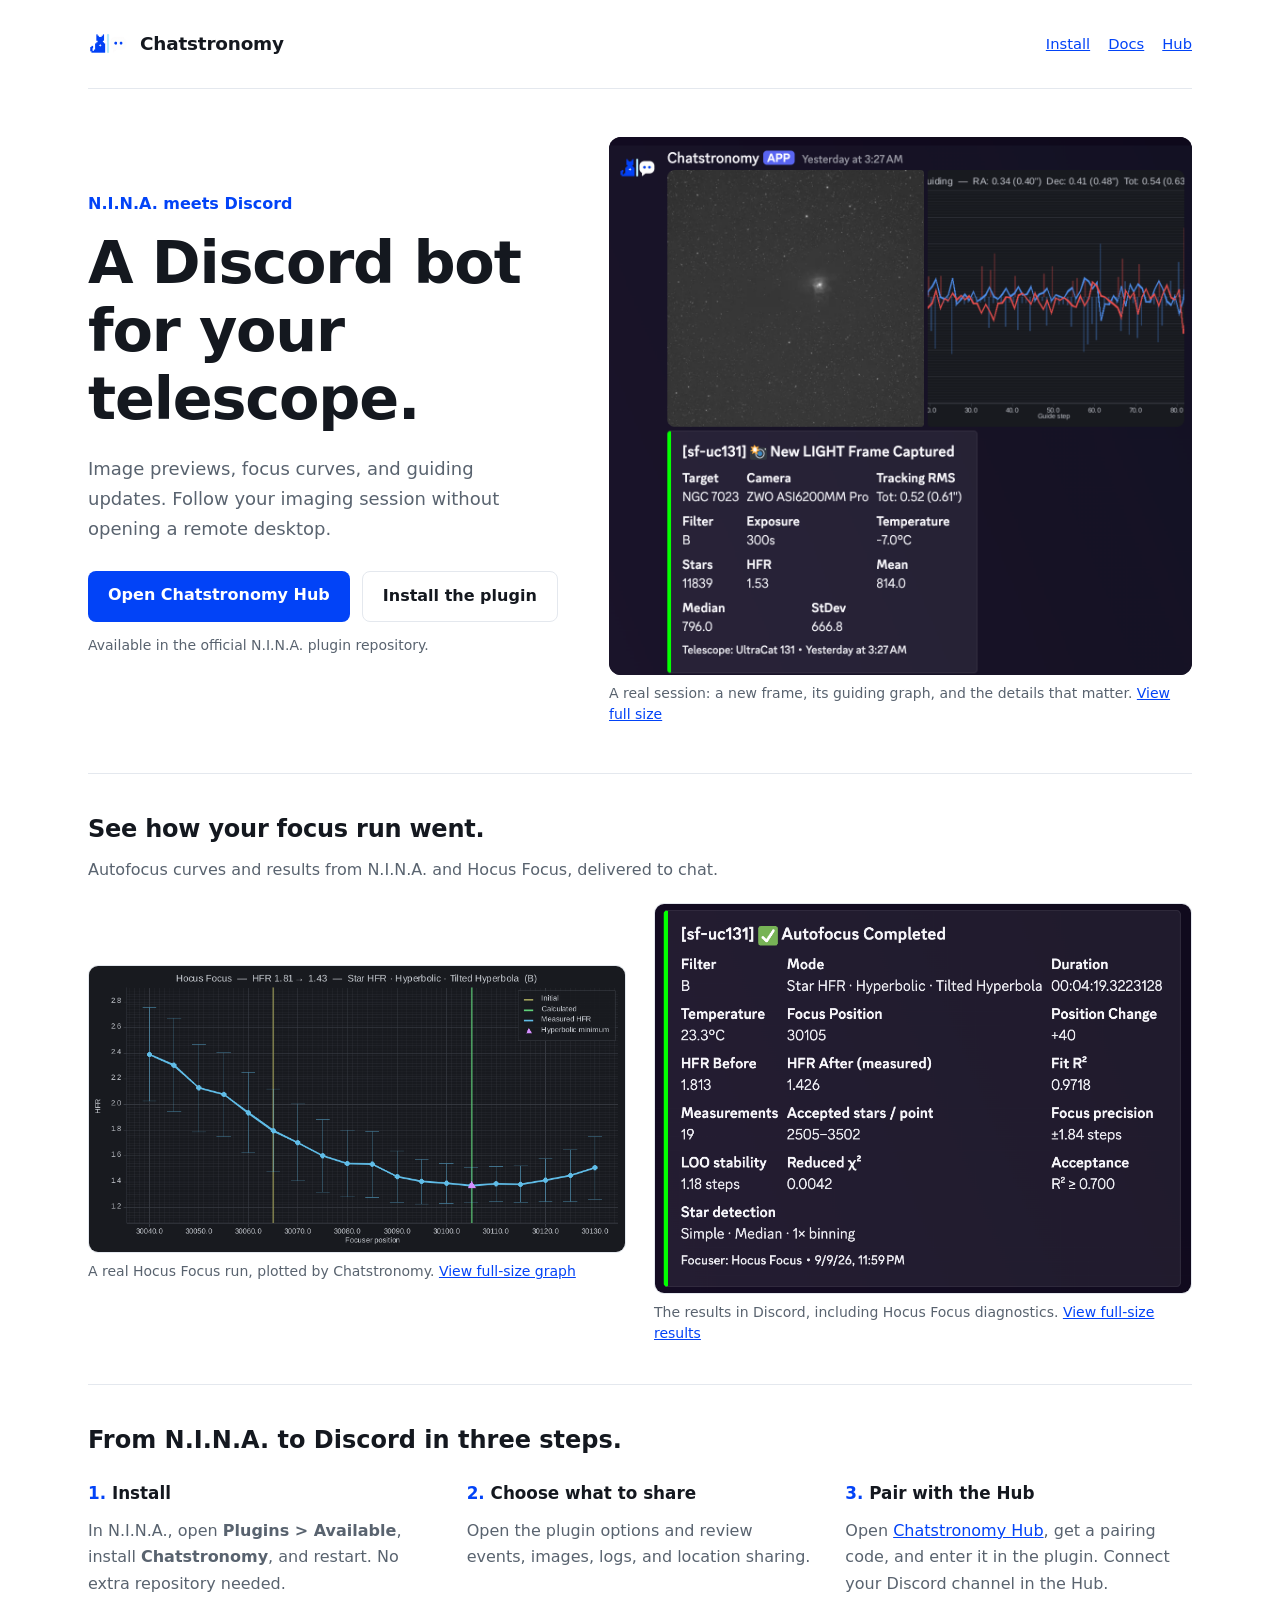
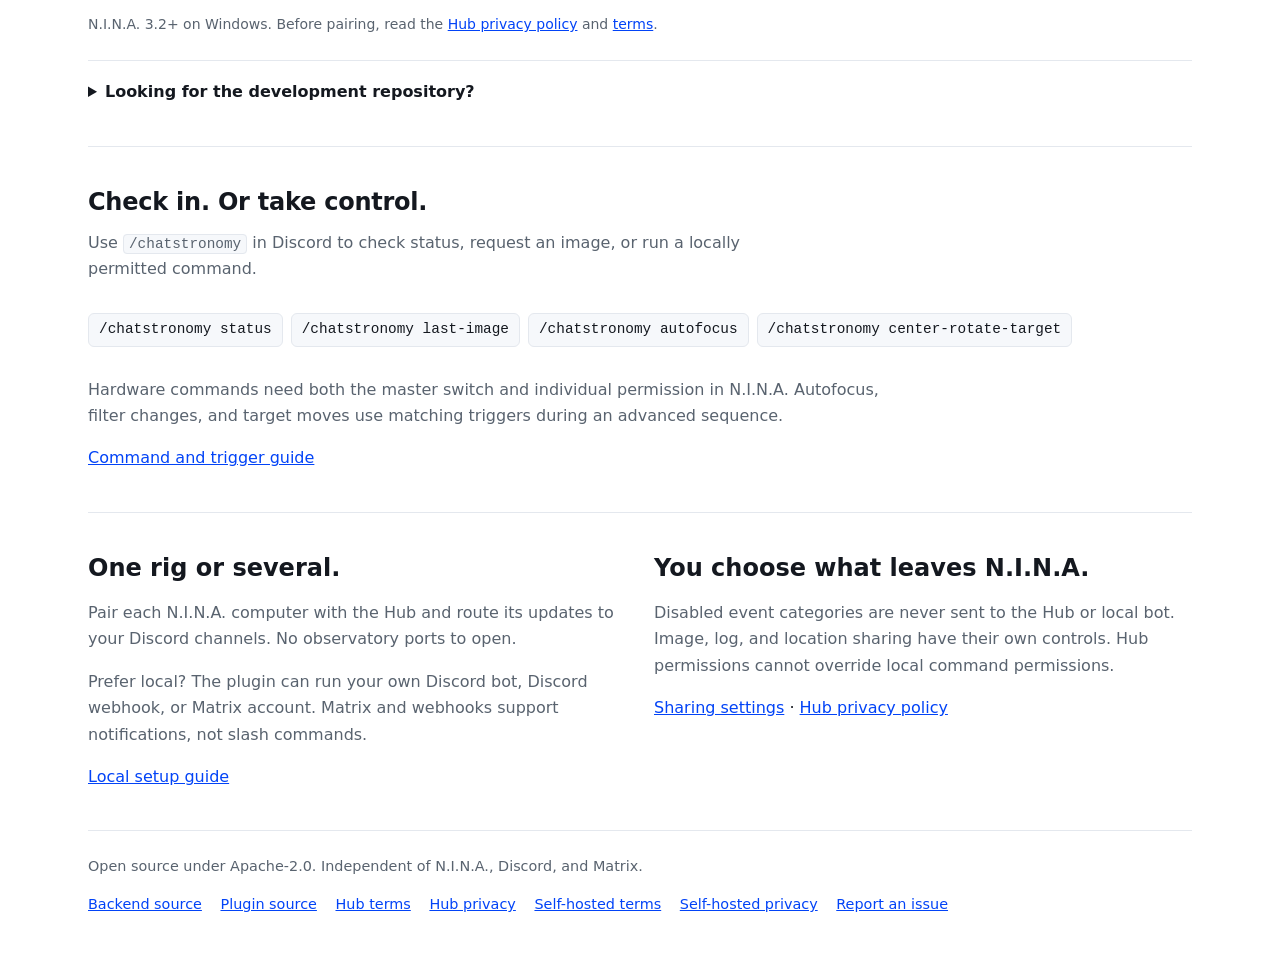
<file: index.html>
<!doctype html>
<html lang="en">
<head>
<meta charset="utf-8">
<meta name="viewport" content="width=device-width, initial-scale=1">
<title>Chatstronomy — a Discord bot for your telescope</title>
<meta name="description" content="Your N.I.N.A. imaging session in Discord: image previews, autofocus and guiding graphs, and optional telescope commands. Install from the N.I.N.A. plugin manager and pair with Chatstronomy Hub.">
<link rel="stylesheet" href="/assets/style.css">
<link rel="stylesheet" href="/assets/home.css">
<link rel="icon" href="/assets/favicon.ico" sizes="any">
<meta property="og:title" content="Chatstronomy — a Discord bot for your telescope">
<meta property="og:description" content="Your N.I.N.A. imaging session in Discord. Install the plugin, pair with the Hub, and follow the night from chat.">
<meta property="og:image" content="https://chatstronomy.com/assets/og-image.png">
<meta property="og:url" content="https://chatstronomy.com/">
<meta property="og:type" content="website">
<!-- Google tag (gtag.js) -->
<script async src="https://www.googletagmanager.com/gtag/js?id=G-2J8D9J19WL"></script>
<script>
  window.dataLayer = window.dataLayer || [];
  function gtag(){dataLayer.push(arguments);}
  gtag('js', new Date());
  gtag('config', 'G-2J8D9J19WL');
</script>
</head>
<body class="home">
<div class="wrap">

  <header class="site-head">
    <img src="/assets/logo.png" alt="" width="40" height="40">
    <span class="brand"><a href="/">Chatstronomy</a></span>
    <nav aria-label="Main navigation">
      <a href="#install-plugin">Install</a>
      <a href="https://github.com/theatrus/chatstronomy-nina-plugin#readme">Docs</a>
      <a href="https://hub.chatstronomy.com/">Hub</a>
    </nav>
  </header>

  <main>
    <div class="hero">
      <div class="hero-copy">
        <p class="eyebrow">N.I.N.A. meets Discord</p>
        <h1>A Discord bot for your telescope.</h1>
        <p class="lede">Image previews, focus curves, and guiding updates. Follow your imaging session without opening a remote desktop.</p>
        <div class="cta">
          <a class="btn" href="https://hub.chatstronomy.com/">Open Chatstronomy Hub</a>
          <a class="btn secondary" href="#install-plugin">Install the plugin</a>
        </div>
        <p class="note">Available in the official N.I.N.A. plugin repository.</p>
      </div>
      <figure class="hero-shot">
        <a class="discord-crop capture" href="/assets/discord-session.png" aria-label="View the full Discord session screenshot">
          <img src="/assets/discord-session.png" width="1668" height="1624" fetchpriority="high" alt="Chatstronomy in Discord: an NGC 7023 image preview, guiding graph, and capture details including filter, exposure, temperature, and HFR.">
        </a>
        <figcaption>A real session: a new frame, its guiding graph, and the details that matter. <a href="/assets/discord-session.png">View full size</a></figcaption>
      </figure>
    </div>

    <section class="session" aria-labelledby="session-heading">
      <h2 id="session-heading">See how your focus run went.</h2>
      <p class="sub">Autofocus curves and results from N.I.N.A. and Hocus Focus, delivered to chat.</p>
      <div class="grid two focus-examples">
        <figure>
          <a href="/assets/hocus-focus-graph.png">
            <img src="/assets/hocus-focus-graph.png" width="900" height="480" loading="lazy" alt="Hocus Focus autofocus graph in Tilted Hyperbola mode: measured HFR against focuser position, with error bars and initial and calculated focus positions. HFR changed from 1.81 to 1.43.">
          </a>
          <figcaption>A real Hocus Focus run, plotted by Chatstronomy. <a href="/assets/hocus-focus-graph.png">View full-size graph</a></figcaption>
        </figure>
        <figure>
          <a href="/assets/discord-autofocus-results.png">
            <img src="/assets/discord-autofocus-results.png" width="996" height="722" loading="lazy" alt="Chatstronomy's Autofocus Completed message in Discord, with Hocus Focus Tilted Hyperbola mode, duration, temperature, focus position, before-and-after HFR, and fit and star-detection metrics.">
          </a>
          <figcaption>The results in Discord, including Hocus Focus diagnostics. <a href="/assets/discord-autofocus-results.png">View full-size results</a></figcaption>
        </figure>
      </div>
    </section>

    <section id="nina-plugin" aria-labelledby="install-heading">
      <div id="install-plugin">
        <h2 id="install-heading">From N.I.N.A. to Discord in three steps.</h2>
        <ol class="steps">
          <li><h3>Install</h3><p>In N.I.N.A., open <strong>Plugins &gt; Available</strong>, install <strong>Chatstronomy</strong>, and restart. No extra repository needed.</p></li>
          <li><h3>Choose what to share</h3><p>Open the plugin options and review events, images, logs, and location sharing.</p></li>
          <li><h3>Pair with the Hub</h3><p>Open <a href="https://hub.chatstronomy.com/">Chatstronomy Hub</a>, get a pairing code, and enter it in the plugin. Connect your Discord channel in the Hub.</p></li>
        </ol>
        <p class="note">N.I.N.A. 3.2+ on Windows. Before pairing, read the <a href="/hub-privacy.html">Hub privacy policy</a> and <a href="/hub-terms.html">terms</a>.</p>
        <details class="dev-repo">
          <summary>Looking for the development repository?</summary>
          <p>In <strong>Options &gt; General &gt; Plugin Repositories</strong>, select <strong>+</strong> and add:</p>
          <p><code>https://raw.githubusercontent.com/theatrus/chatstronomy-nina-plugin/main/registry</code></p>
          <p>This can sit alongside the official repository. <a href="https://github.com/theatrus/chatstronomy-nina-plugin/blob/main/registry/README.md">Development repository guide</a></p>
        </details>
      </div>
    </section>

    <section class="commands" aria-labelledby="commands-heading">
      <h2 id="commands-heading">Check in. Or take control.</h2>
      <p class="sub">Use <code>/chatstronomy</code> in Discord to check status, request an image, or run a locally permitted command.</p>
      <ul class="cmds" aria-label="Example Discord commands">
        <li>/chatstronomy status</li><li>/chatstronomy last-image</li>
        <li>/chatstronomy autofocus</li><li>/chatstronomy center-rotate-target</li>
      </ul>
      <p>Hardware commands need both the master switch and individual permission in N.I.N.A. Autofocus, filter changes, and target moves use matching triggers during an advanced sequence.</p>
      <a href="https://github.com/theatrus/chatstronomy-nina-plugin/blob/main/docs/commands.md">Command and trigger guide</a>
    </section>

    <section class="grid two choices" aria-label="Connection and sharing options">
      <div>
        <h2>One rig or several.</h2>
        <p>Pair each N.I.N.A. computer with the Hub and route its updates to your Discord channels. No observatory ports to open.</p>
        <p>Prefer local? The plugin can run your own Discord bot, Discord webhook, or Matrix account. Matrix and webhooks support notifications, not slash commands.</p>
        <a href="https://github.com/theatrus/chatstronomy-nina-plugin/blob/main/README.md#modes">Local setup guide</a>
      </div>
      <div>
        <h2>You choose what leaves N.I.N.A.</h2>
        <p>Disabled event categories are never sent to the Hub or local bot. Image, log, and location sharing have their own controls. Hub permissions cannot override local command permissions.</p>
        <a href="https://github.com/theatrus/chatstronomy-nina-plugin/blob/main/docs/events-and-privacy.md">Sharing settings</a> · <a href="/hub-privacy.html">Hub privacy policy</a>
      </div>
    </section>
  </main>

  <footer>
    <p>Open source under Apache-2.0. Independent of N.I.N.A., Discord, and Matrix.</p>
    <a href="https://github.com/theatrus/chatstronomy">Backend source</a>
    <a href="https://github.com/theatrus/chatstronomy-nina-plugin">Plugin source</a>
    <a href="/hub-terms.html">Hub terms</a>
    <a href="/hub-privacy.html">Hub privacy</a>
    <a href="/terms.html">Self-hosted terms</a>
    <a href="/privacy.html">Self-hosted privacy</a>
    <a href="https://github.com/theatrus/chatstronomy/issues">Report an issue</a>
  </footer>

</div>
</body>
</html>
</file>
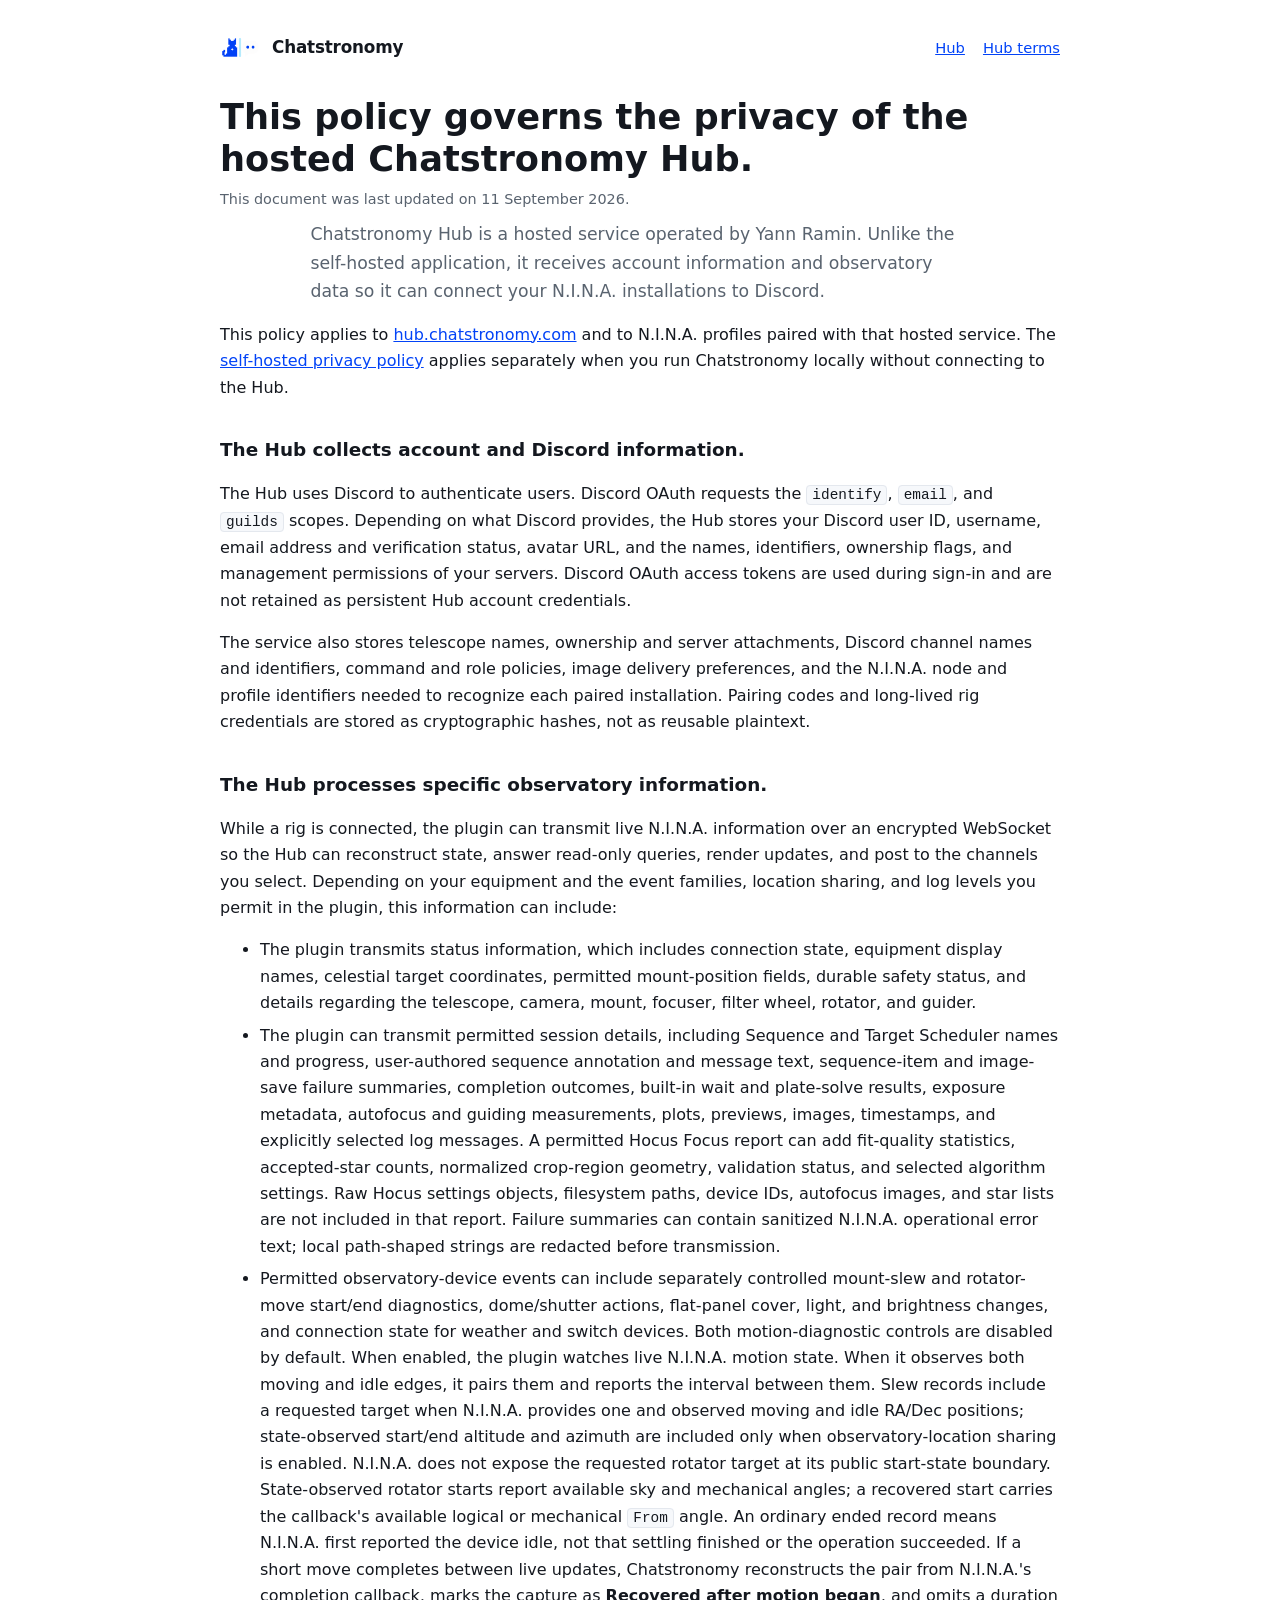
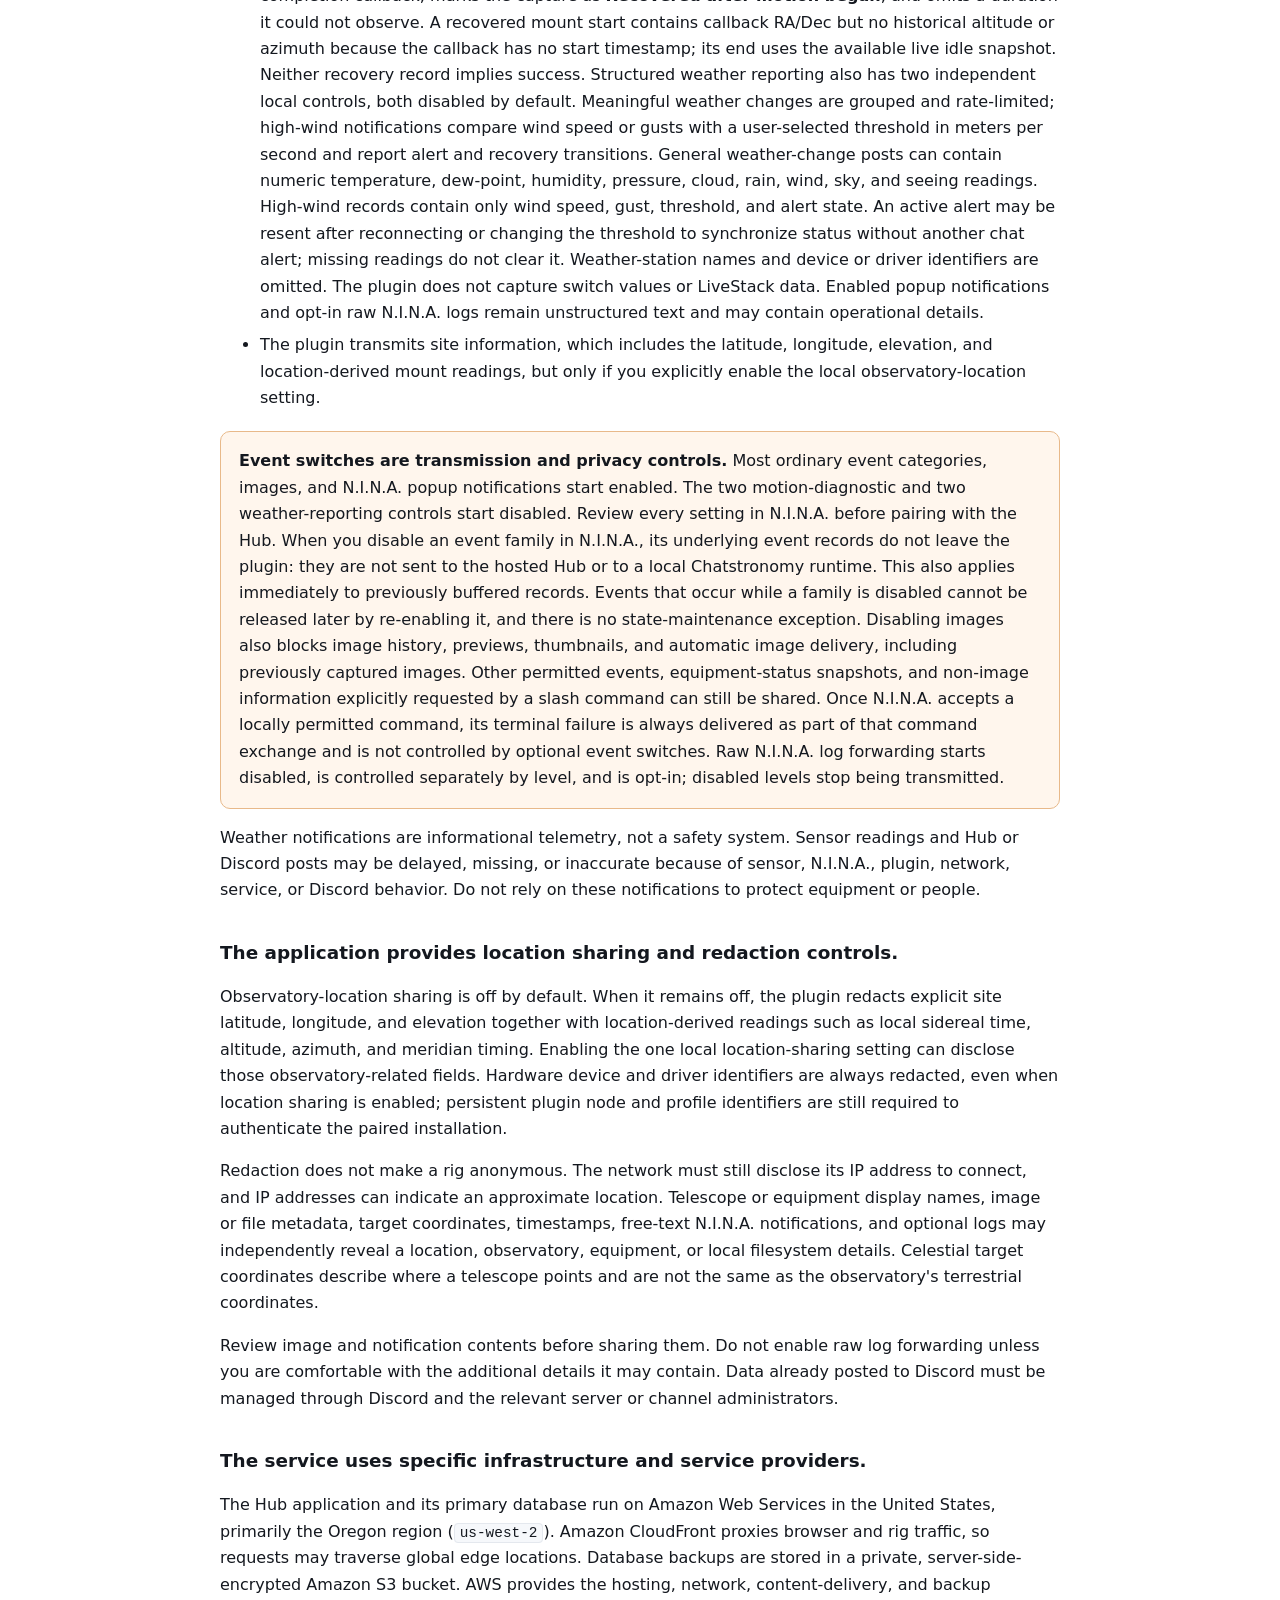
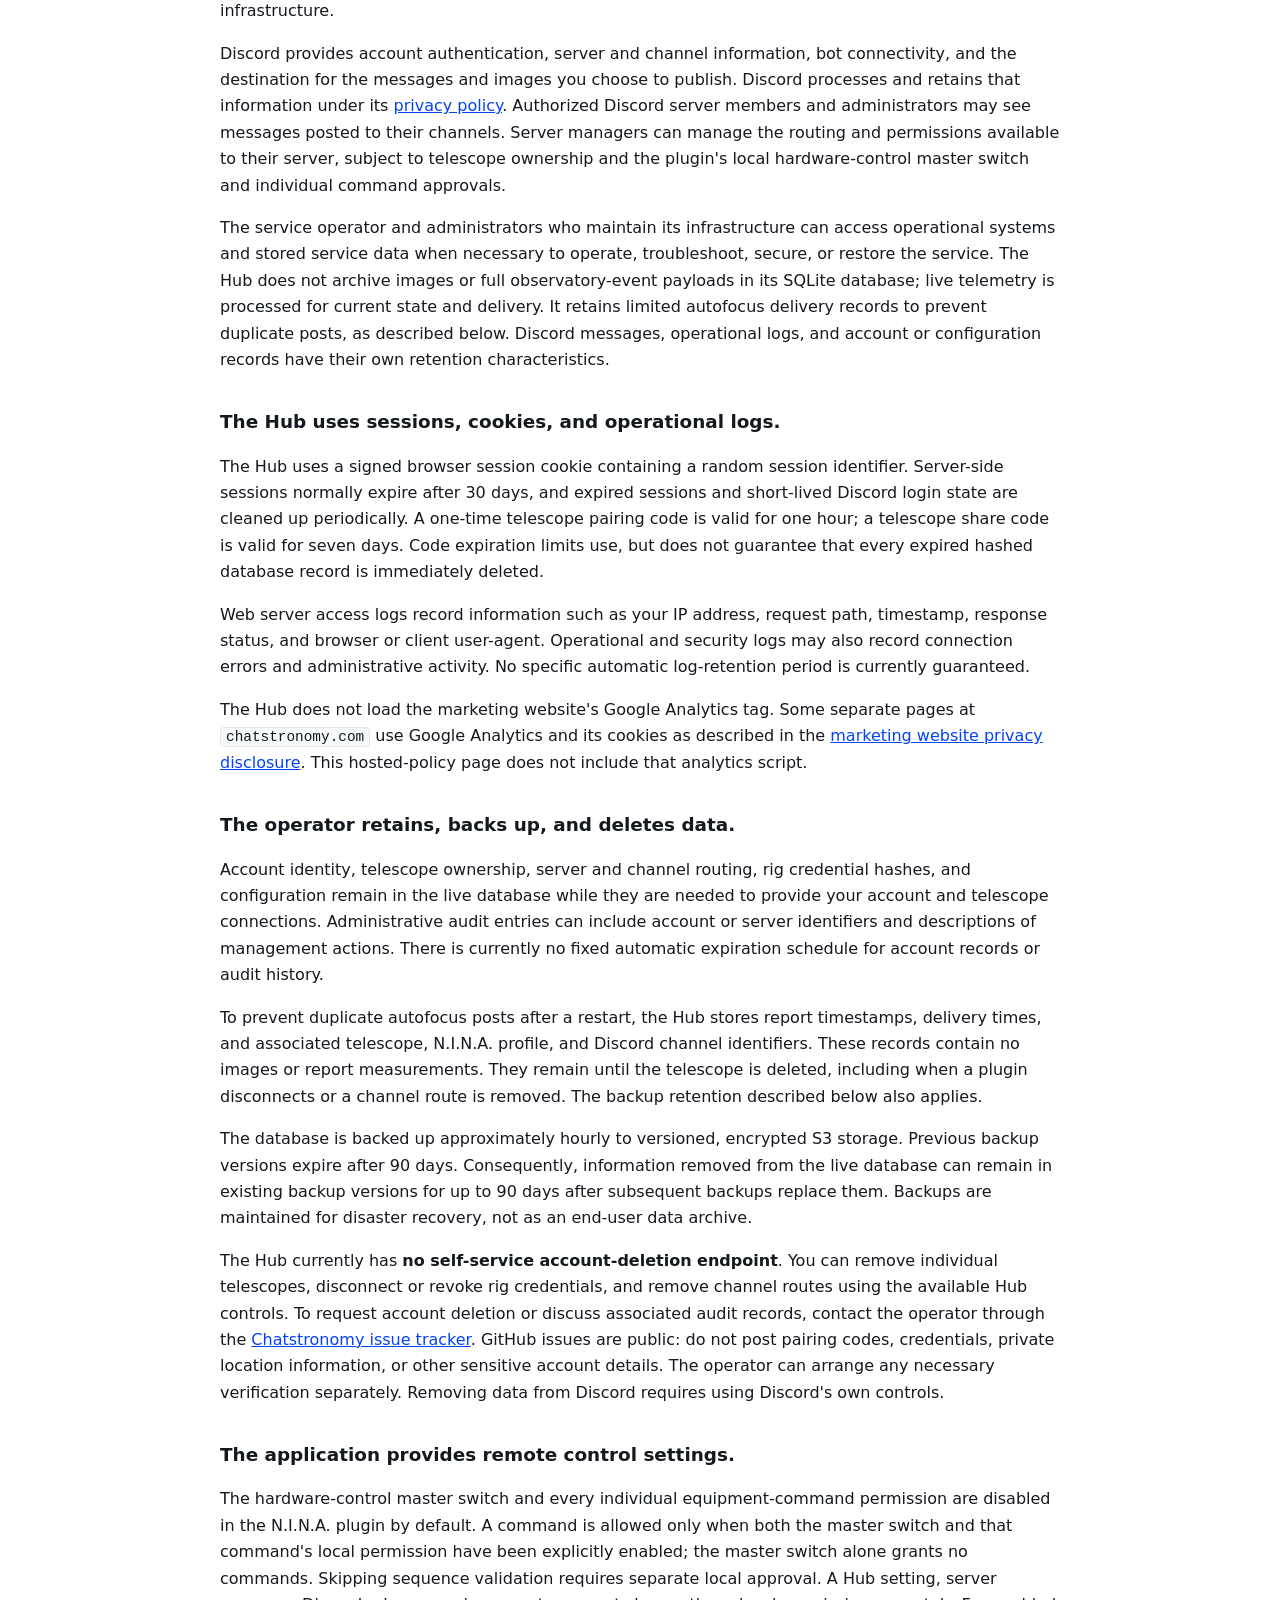
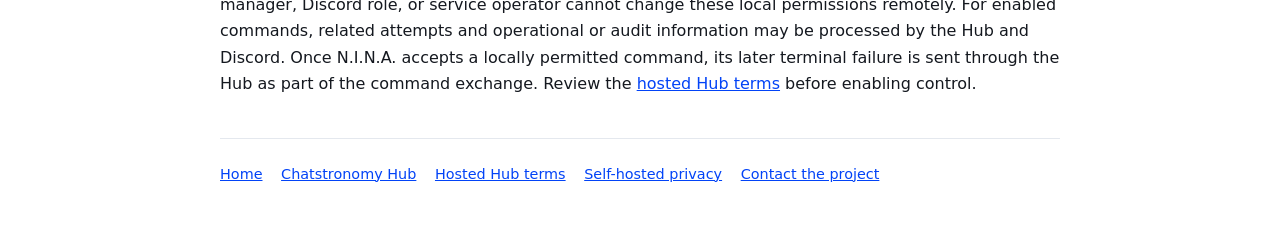
<file: hub-privacy.html>
<!doctype html>
<html lang="en">
<head>
<meta charset="utf-8">
<meta name="viewport" content="width=device-width, initial-scale=1">
<title>Hosted Hub Privacy Policy — Chatstronomy</title>
<meta name="description" content="This document is the privacy policy for the hosted Chatstronomy Hub. It covers Discord account information, observatory telemetry, United States hosting, data retention, backups, and deletion requests.">
<link rel="stylesheet" href="/assets/style.css">
<link rel="icon" href="/assets/favicon.ico" sizes="any">
</head>
<body>
<div class="wrap">

  <div class="site-head">
    <img src="/assets/logo.png" alt="">
    <span class="brand"><a href="/">Chatstronomy</a></span>
    <nav><a href="https://hub.chatstronomy.com/">Hub</a><a href="/hub-terms.html">Hub terms</a></nav>
  </div>

  <h1>This policy governs the privacy of the hosted Chatstronomy Hub.</h1>
  <p class="updated">This document was last updated on 11 September 2026.</p>

  <p class="lede">
    Chatstronomy Hub is a hosted service operated by Yann Ramin. Unlike the
    self-hosted application, it receives account information and observatory
    data so it can connect your N.I.N.A. installations to Discord.
  </p>
  <p>
    This policy applies to <a href="https://hub.chatstronomy.com/">hub.chatstronomy.com</a>
    and to N.I.N.A. profiles paired with that hosted service. The
    <a href="/privacy.html">self-hosted privacy policy</a> applies separately
    when you run Chatstronomy locally without connecting to the Hub.
  </p>

  <h2>The Hub collects account and Discord information.</h2>
  <p>
    The Hub uses Discord to authenticate users. Discord OAuth requests the
    <code>identify</code>, <code>email</code>, and <code>guilds</code> scopes.
    Depending on what Discord provides, the Hub stores your Discord user ID,
    username, email address and verification status, avatar URL, and the names,
    identifiers, ownership flags, and management permissions of your servers.
    Discord OAuth access tokens are used during sign-in and are not retained as
    persistent Hub account credentials.
  </p>
  <p>
    The service also stores telescope names, ownership and server attachments,
    Discord channel names and identifiers, command and role policies, image
    delivery preferences, and the N.I.N.A. node and profile identifiers needed
    to recognize each paired installation. Pairing codes and long-lived rig
    credentials are stored as cryptographic hashes, not as reusable plaintext.
  </p>

  <h2>The Hub processes specific observatory information.</h2>
  <p>
    While a rig is connected, the plugin can transmit live N.I.N.A. information
    over an encrypted WebSocket so the Hub can reconstruct state, answer
    read-only queries, render updates, and post to the channels you select.
    Depending on your equipment and the event families, location sharing, and
    log levels you permit in the plugin, this information can include:
  </p>
  <ul>
    <li>
      The plugin transmits status information, which includes connection state,
      equipment display names, celestial target coordinates, permitted
      mount-position fields, durable safety status, and details regarding the
      telescope, camera, mount, focuser, filter wheel, rotator, and guider.
    </li>
    <li>
      The plugin can transmit permitted session details, including Sequence and
      Target Scheduler names and progress, user-authored sequence annotation and
      message text, sequence-item and image-save failure summaries, completion
      outcomes, built-in wait and plate-solve results, exposure metadata,
      autofocus and guiding measurements, plots, previews, images, timestamps,
      and explicitly selected log messages. A permitted Hocus Focus report can
      add fit-quality statistics, accepted-star counts, normalized crop-region
      geometry, validation status, and selected algorithm settings. Raw Hocus
      settings objects, filesystem paths, device IDs, autofocus images, and
      star lists are not included in that report. Failure summaries can contain
      sanitized N.I.N.A. operational error text; local path-shaped strings are
      redacted before transmission.
    </li>
    <li>
      Permitted observatory-device events can include separately controlled
      mount-slew and rotator-move start/end diagnostics, dome/shutter actions,
      flat-panel cover, light, and brightness changes, and connection state for
      weather and switch devices. Both motion-diagnostic controls are disabled
      by default. When enabled, the plugin watches live N.I.N.A. motion state.
      When it observes both moving and idle edges, it pairs them and reports the
      interval between them. Slew records include a requested target when
      N.I.N.A. provides one and observed moving and idle RA/Dec positions;
      state-observed start/end altitude and azimuth are included only when
      observatory-location sharing is enabled. N.I.N.A. does not expose the
      requested rotator target at its public start-state boundary.
      State-observed rotator starts report available sky and mechanical angles;
      a recovered start carries the callback's available logical or mechanical
      <code>From</code> angle. An ordinary ended
      record means N.I.N.A. first reported the device idle, not that settling
      finished or the operation succeeded. If a short move completes between
      live updates, Chatstronomy reconstructs the pair from N.I.N.A.'s
      completion callback, marks the capture as <strong>Recovered after motion
      began</strong>, and omits a duration it could not observe. A recovered
      mount start contains callback RA/Dec but no historical altitude or azimuth
      because the callback has no start timestamp; its end uses the available
      live idle snapshot. Neither recovery record implies success. Structured
      weather reporting also has two independent local
      controls, both disabled by default.
      Meaningful weather changes are grouped and rate-limited; high-wind
      notifications compare wind speed or gusts with a user-selected
      threshold in meters per second and report alert and recovery transitions.
      General weather-change posts can contain numeric temperature, dew-point,
      humidity, pressure, cloud, rain, wind, sky, and seeing readings. High-wind
      records contain only wind speed, gust, threshold, and alert state. An
      active alert may be resent after reconnecting or changing the threshold
      to synchronize status without another chat alert; missing readings do not
      clear it. Weather-station names and device or driver identifiers are
      omitted. The plugin does not
      capture switch values or LiveStack data. Enabled popup notifications and
      opt-in raw N.I.N.A. logs remain unstructured text and may contain
      operational details.
    </li>
    <li>
      The plugin transmits site information, which includes the latitude, longitude, elevation, and location-derived mount readings, but only if you explicitly enable the local observatory-location setting.
    </li>
  </ul>
  <div class="callout">
    <p>
      <strong>Event switches are transmission and privacy controls.</strong>
      Most ordinary event categories, images, and N.I.N.A. popup notifications
      start enabled. The two motion-diagnostic and two weather-reporting controls
      start disabled. Review every setting in N.I.N.A. before pairing with the Hub.
      When you disable an event family in N.I.N.A., its underlying event records
      do not leave the plugin: they are not sent to the hosted Hub or to a
      local Chatstronomy runtime. This also applies immediately to previously
      buffered records. Events that occur while a family is disabled cannot be
      released later by re-enabling it, and there is no state-maintenance
      exception. Disabling images also blocks image history, previews,
      thumbnails, and automatic image delivery, including previously captured
      images. Other permitted events, equipment-status snapshots, and non-image
      information explicitly requested by a slash command can still be shared.
      Once N.I.N.A. accepts a locally permitted command, its terminal failure
      is always delivered as part of that command exchange and is not
      controlled by optional event switches. Raw N.I.N.A. log forwarding starts
      disabled, is controlled separately by level, and is opt-in; disabled
      levels stop being transmitted.
    </p>
  </div>

  <p>
    Weather notifications are informational telemetry, not a safety system.
    Sensor readings and Hub or Discord posts may be delayed, missing, or
    inaccurate because of sensor, N.I.N.A., plugin, network, service, or Discord
    behavior. Do not rely on these notifications to protect equipment or people.
  </p>

  <h2>The application provides location sharing and redaction controls.</h2>
  <p>
    Observatory-location sharing is off by default. When it remains off, the
    plugin redacts explicit site latitude, longitude, and elevation together
    with location-derived readings such as local sidereal time, altitude,
    azimuth, and meridian timing. Enabling the one local location-sharing
    setting can disclose those observatory-related fields. Hardware device and
    driver identifiers are always redacted, even when location sharing is
    enabled; persistent plugin node and profile identifiers are still required
    to authenticate the paired installation.
  </p>
  <p>
    Redaction does not make a rig anonymous. The network must still disclose
    its IP address to connect, and IP addresses can indicate an approximate
    location. Telescope or equipment display names, image or file metadata,
    target coordinates, timestamps, free-text N.I.N.A. notifications, and
    optional logs may independently reveal a location, observatory, equipment,
    or local filesystem details. Celestial target coordinates describe where a
    telescope points and are not the same as the observatory's terrestrial
    coordinates.
  </p>
  <p>
    Review image and notification contents before sharing them. Do not enable
    raw log forwarding unless you are comfortable with the additional details
    it may contain. Data already posted to Discord must be managed through
    Discord and the relevant server or channel administrators.
  </p>

  <h2>The service uses specific infrastructure and service providers.</h2>
  <p>
    The Hub application and its primary database run on Amazon Web Services in
    the United States, primarily the Oregon region (<code>us-west-2</code>).
    Amazon CloudFront proxies browser and rig traffic, so requests may traverse
    global edge locations. Database backups are stored in a private,
    server-side-encrypted Amazon S3 bucket. AWS provides the hosting, network,
    content-delivery, and backup infrastructure.
  </p>
  <p>
    Discord provides account authentication, server and channel information,
    bot connectivity, and the destination for the messages and images you
    choose to publish. Discord processes and retains that information under
    its <a href="https://discord.com/privacy">privacy policy</a>. Authorized
    Discord server members and administrators may see messages posted to their
    channels. Server managers can manage the routing and permissions available
    to their server, subject to telescope ownership and the plugin's local
    hardware-control master switch and individual command approvals.
  </p>
  <p>
    The service operator and administrators who maintain its infrastructure
    can access operational systems and stored service data when necessary to
    operate, troubleshoot, secure, or restore the service. The Hub does not
    archive images or full observatory-event payloads in its SQLite database;
    live telemetry is processed for current state and delivery. It retains
    limited autofocus delivery records to prevent duplicate posts, as described
    below. Discord messages, operational logs, and account or configuration records
    have their own retention characteristics.
  </p>

  <h2>The Hub uses sessions, cookies, and operational logs.</h2>
  <p>
    The Hub uses a signed browser session cookie containing a random session
    identifier. Server-side sessions normally expire after 30 days, and
    expired sessions and short-lived Discord login state are cleaned up
    periodically. A one-time telescope pairing code is valid for one hour; a
    telescope share code is valid for seven days. Code expiration limits use,
    but does not guarantee that every expired hashed database record is
    immediately deleted.
  </p>
  <p>
    Web server access logs record information such as your IP address, request
    path, timestamp, response status, and browser or client user-agent.
    Operational and security logs may also record connection errors and
    administrative activity. No specific automatic log-retention period is
    currently guaranteed.
  </p>
  <p>
    The Hub does not load the marketing website's Google Analytics tag. Some
    separate pages at <code>chatstronomy.com</code> use Google Analytics and its
    cookies as described in the
    <a href="/privacy.html#website-analytics">marketing website privacy disclosure</a>.
    This hosted-policy page does not include that analytics script.
  </p>

  <h2>The operator retains, backs up, and deletes data.</h2>
  <p>
    Account identity, telescope ownership, server and channel routing, rig
    credential hashes, and configuration remain in the live database while
    they are needed to provide your account and telescope connections.
    Administrative audit entries can include account or server identifiers and
    descriptions of management actions. There is currently no fixed automatic
    expiration schedule for account records or audit history.
  </p>
  <p>
    To prevent duplicate autofocus posts after a restart, the Hub stores report
    timestamps, delivery times, and associated telescope, N.I.N.A. profile, and
    Discord channel identifiers. These records contain no images or report
    measurements. They remain until the telescope is deleted, including when
    a plugin disconnects or a channel route is removed. The backup retention
    described below also applies.
  </p>
  <p>
    The database is backed up approximately hourly to versioned, encrypted S3
    storage. Previous backup versions expire after 90 days. Consequently,
    information removed from the live database can remain in existing backup
    versions for up to 90 days after subsequent backups replace them. Backups
    are maintained for disaster recovery, not as an end-user data archive.
  </p>
  <p>
    The Hub currently has <strong>no self-service account-deletion endpoint</strong>.
    You can remove individual telescopes, disconnect or revoke rig credentials,
    and remove channel routes using the available Hub controls. To request
    account deletion or discuss associated audit records, contact the operator
    through the
    <a href="https://github.com/theatrus/chatstronomy/issues">Chatstronomy issue tracker</a>.
    GitHub issues are public: do not post pairing codes, credentials, private
    location information, or other sensitive account details. The operator can
    arrange any necessary verification separately. Removing data from Discord
    requires using Discord's own controls.
  </p>

  <h2>The application provides remote control settings.</h2>
  <p>
    The hardware-control master switch and every individual equipment-command
    permission are disabled in the N.I.N.A. plugin by default. A command is
    allowed only when both the master switch and that command's local permission
    have been explicitly enabled; the master switch alone grants no commands.
    Skipping sequence validation requires separate local approval. A Hub
    setting, server manager, Discord role, or service operator cannot change
    these local permissions remotely. For enabled commands, related attempts
    and operational or audit information may be processed by the Hub and
    Discord. Once N.I.N.A. accepts a locally permitted command, its later
    terminal failure is sent through the Hub as part of the command exchange.
    Review the <a href="/hub-terms.html">hosted Hub terms</a> before
    enabling control.
  </p>

  <footer>
    <a href="/">Home</a>
    <a href="https://hub.chatstronomy.com/">Chatstronomy Hub</a>
    <a href="/hub-terms.html">Hosted Hub terms</a>
    <a href="/privacy.html">Self-hosted privacy</a>
    <a href="https://github.com/theatrus/chatstronomy/issues">Contact the project</a>
  </footer>

</div>
</body>
</html>
</file>
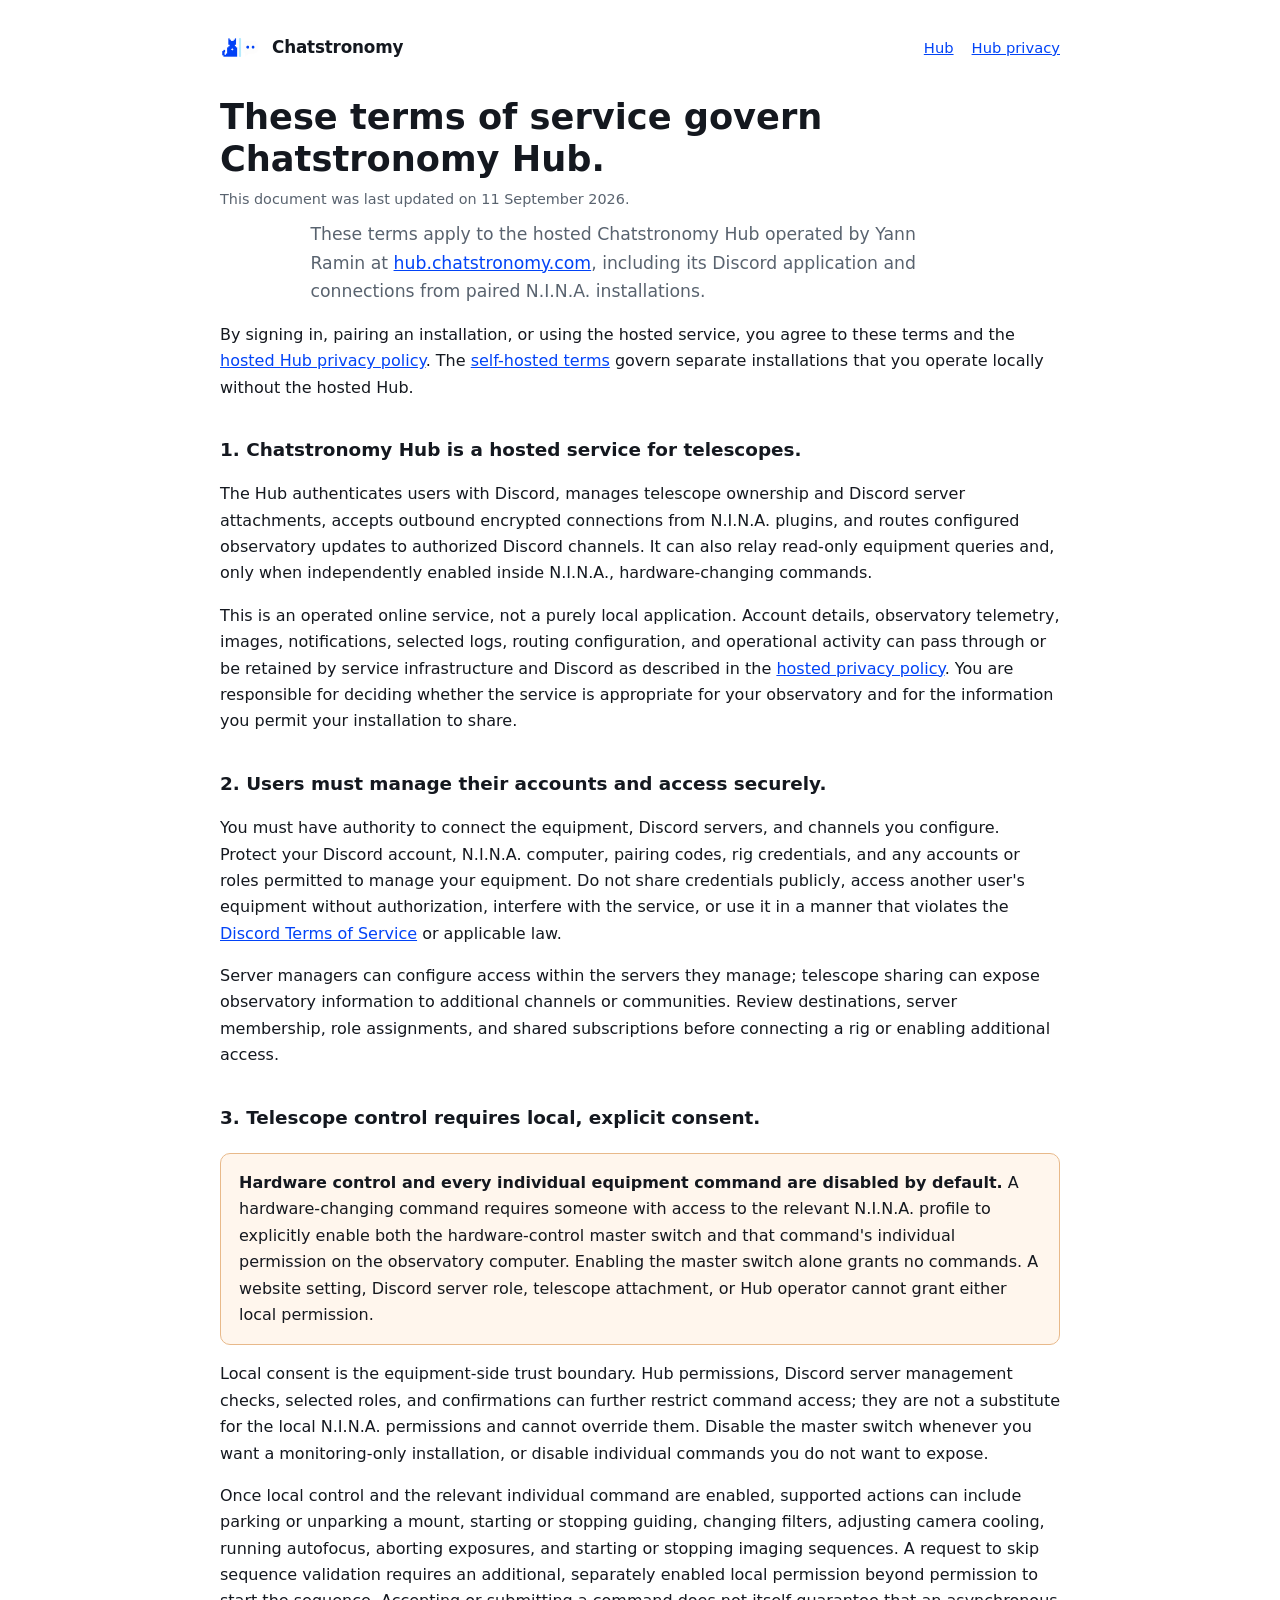
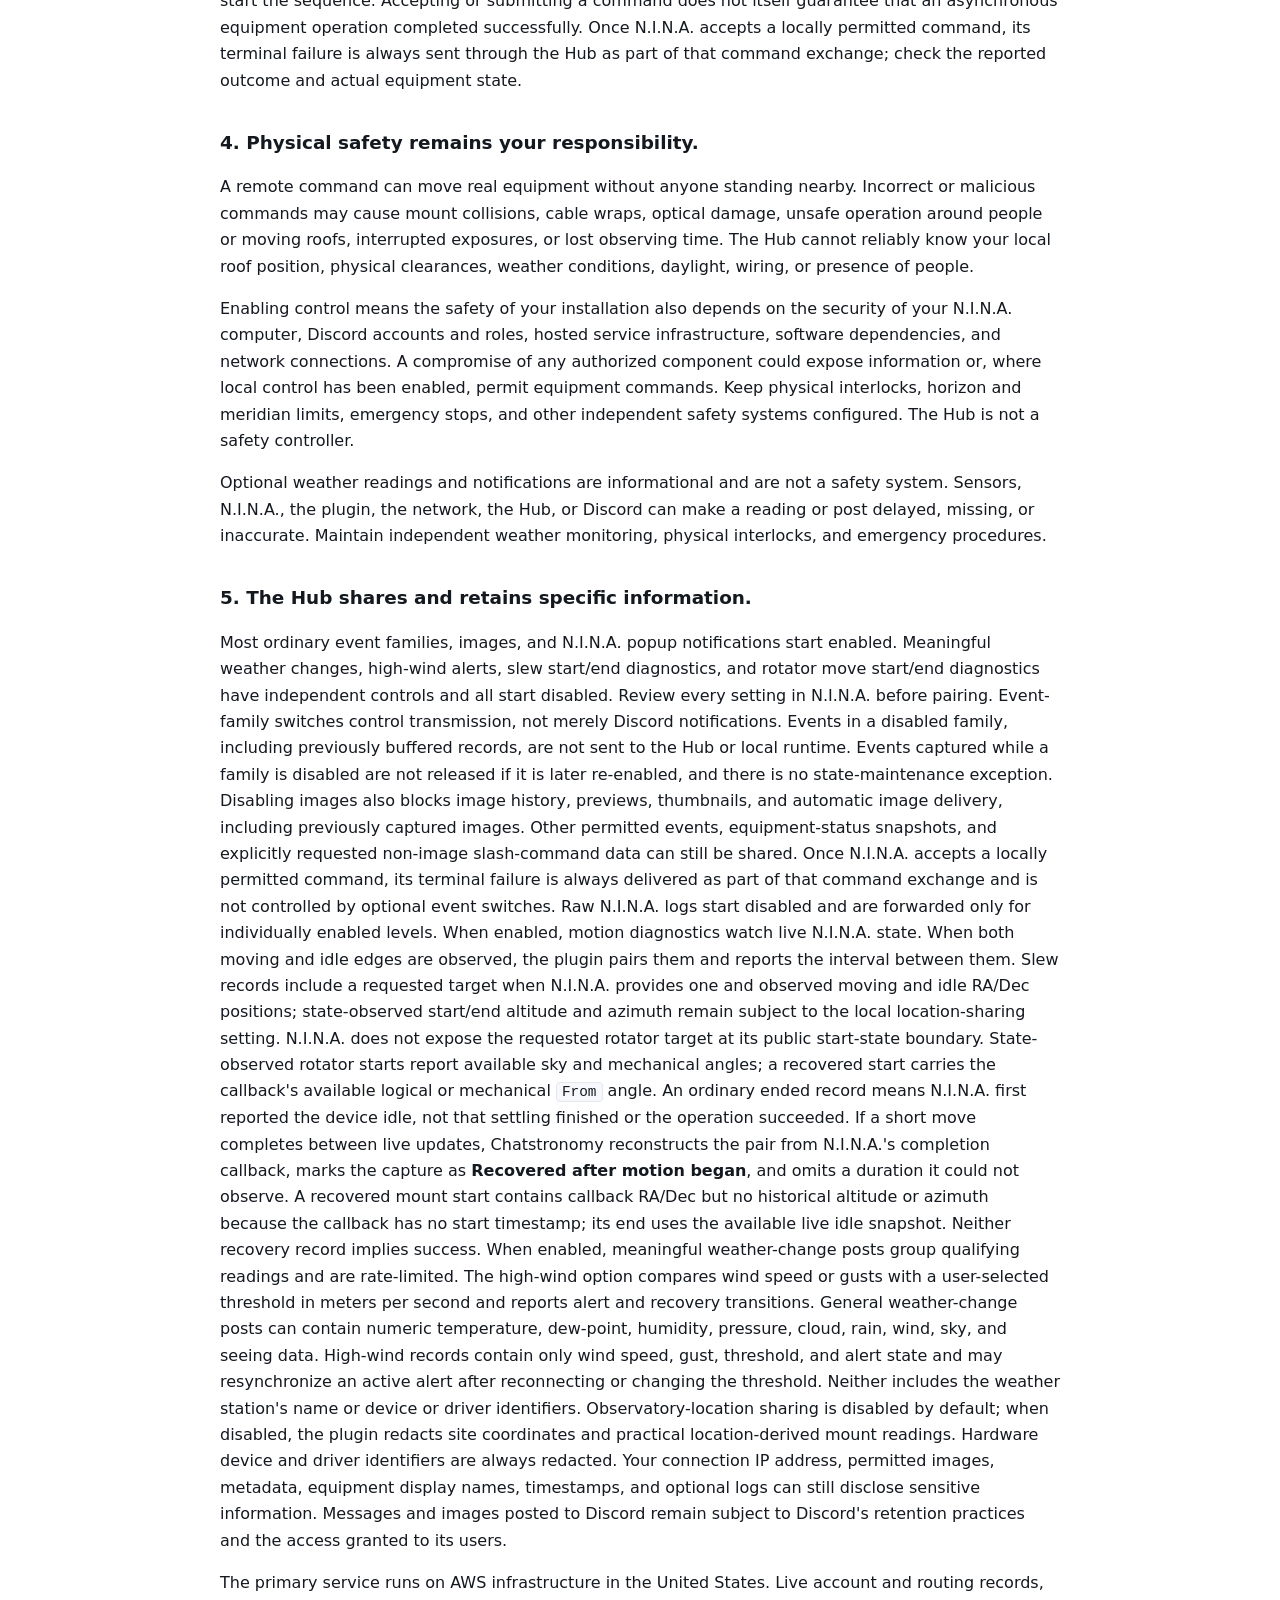
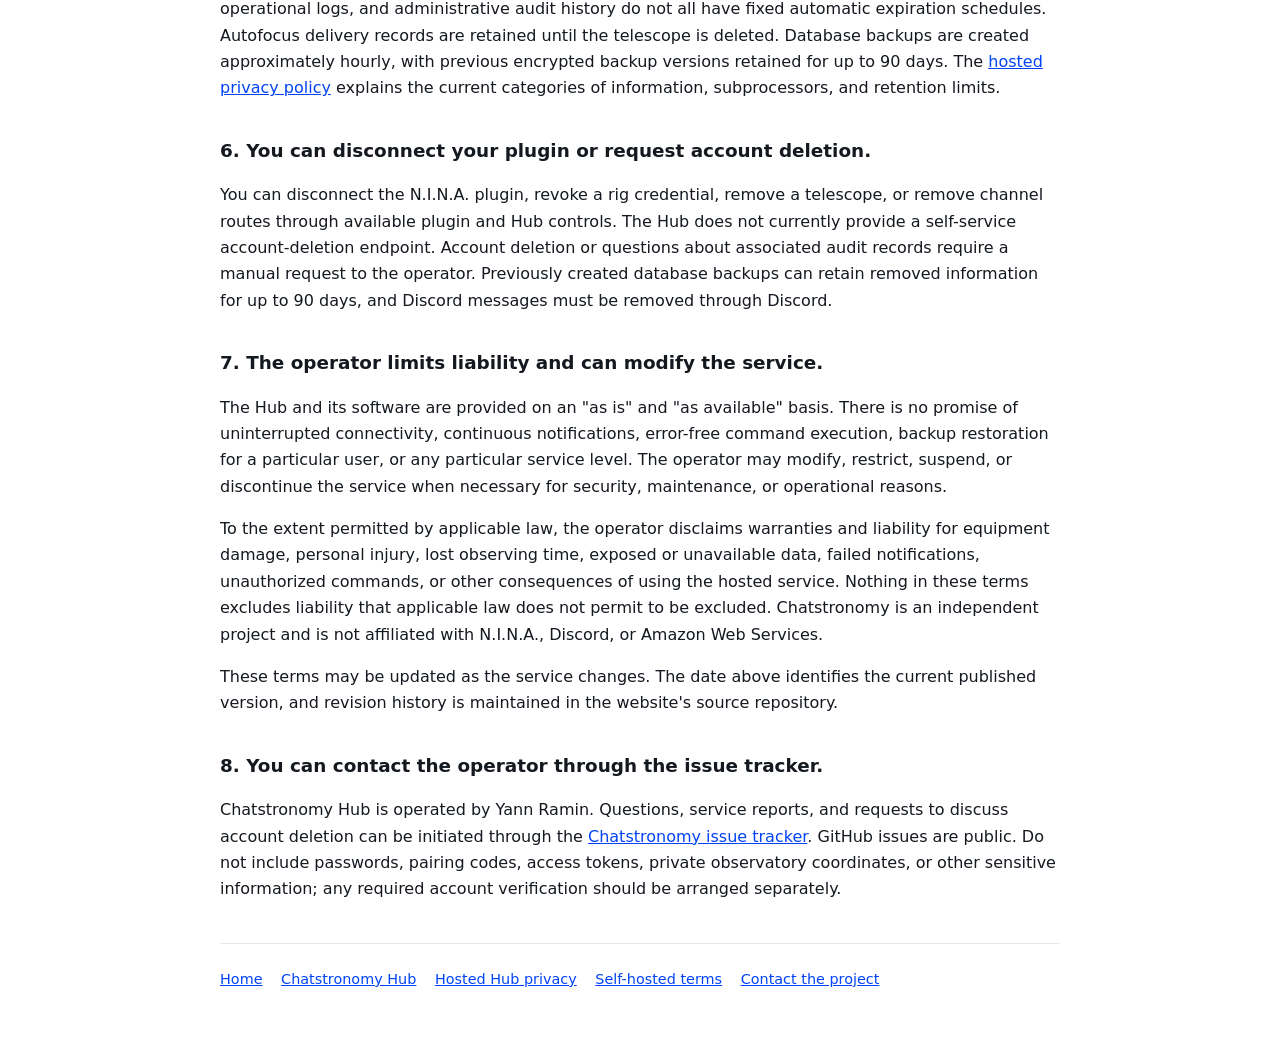
<file: hub-terms.html>
<!doctype html>
<html lang="en">
<head>
<meta charset="utf-8">
<meta name="viewport" content="width=device-width, initial-scale=1">
<title>Hosted Hub Terms of Service — Chatstronomy</title>
<meta name="description" content="This document contains the terms of service for the hosted Chatstronomy Hub. These terms cover Discord accounts, observatory data, local consent for telescope control, equipment safety, and account deletion requests.">
<link rel="stylesheet" href="/assets/style.css">
<link rel="icon" href="/assets/favicon.ico" sizes="any">
</head>
<body>
<div class="wrap">

  <div class="site-head">
    <img src="/assets/logo.png" alt="">
    <span class="brand"><a href="/">Chatstronomy</a></span>
    <nav><a href="https://hub.chatstronomy.com/">Hub</a><a href="/hub-privacy.html">Hub privacy</a></nav>
  </div>

  <h1>These terms of service govern Chatstronomy Hub.</h1>
  <p class="updated">This document was last updated on 11 September 2026.</p>

  <p class="lede">
    These terms apply to the hosted Chatstronomy Hub operated by Yann Ramin at
    <a href="https://hub.chatstronomy.com/">hub.chatstronomy.com</a>, including
    its Discord application and connections from paired N.I.N.A. installations.
  </p>
  <p>
    By signing in, pairing an installation, or using the hosted service, you
    agree to these terms and the
    <a href="/hub-privacy.html">hosted Hub privacy policy</a>. The
    <a href="/terms.html">self-hosted terms</a> govern separate installations
    that you operate locally without the hosted Hub.
  </p>

  <h2>1. Chatstronomy Hub is a hosted service for telescopes.</h2>
  <p>
    The Hub authenticates users with Discord, manages telescope ownership and
    Discord server attachments, accepts outbound encrypted connections from
    N.I.N.A. plugins, and routes configured observatory updates to authorized
    Discord channels. It can also relay read-only equipment queries and, only
    when independently enabled inside N.I.N.A., hardware-changing commands.
  </p>
  <p>
    This is an operated online service, not a purely local application. Account
    details, observatory telemetry, images, notifications, selected logs,
    routing configuration, and operational activity can pass through or be
    retained by service infrastructure and Discord as described in the
    <a href="/hub-privacy.html">hosted privacy policy</a>. You are responsible
    for deciding whether the service is appropriate for your observatory and
    for the information you permit your installation to share.
  </p>

  <h2>2. Users must manage their accounts and access securely.</h2>
  <p>
    You must have authority to connect the equipment, Discord servers, and
    channels you configure. Protect your Discord account, N.I.N.A. computer,
    pairing codes, rig credentials, and any accounts or roles permitted to
    manage your equipment. Do not share credentials publicly, access another
    user's equipment without authorization, interfere with the service, or use
    it in a manner that violates the
    <a href="https://discord.com/terms">Discord Terms of Service</a> or
    applicable law.
  </p>
  <p>
    Server managers can configure access within the servers they manage;
    telescope sharing can expose observatory information to additional
    channels or communities. Review destinations, server membership, role
    assignments, and shared subscriptions before connecting a rig or enabling
    additional access.
  </p>

  <h2>3. Telescope control requires local, explicit consent.</h2>

  <div class="callout">
    <p>
      <strong>Hardware control and every individual equipment command are disabled by default.</strong>
      A hardware-changing command requires someone with access to the relevant
      N.I.N.A. profile to explicitly enable both the hardware-control master
      switch and that command's individual permission on the observatory
      computer. Enabling the master switch alone grants no commands. A website
      setting, Discord server role, telescope attachment, or Hub operator cannot
      grant either local permission.
    </p>
  </div>

  <p>
    Local consent is the equipment-side trust boundary. Hub permissions,
    Discord server management checks, selected roles, and confirmations can
    further restrict command access; they are not a substitute for the local
    N.I.N.A. permissions and cannot override them. Disable the master switch
    whenever you want a monitoring-only installation, or disable individual
    commands you do not want to expose.
  </p>
  <p>
    Once local control and the relevant individual command are enabled,
    supported actions can include parking or unparking a mount, starting or
    stopping guiding, changing filters, adjusting camera cooling, running
    autofocus, aborting exposures, and starting or stopping imaging sequences.
    A request to skip sequence validation requires an additional, separately
    enabled local permission beyond permission to start the sequence. Accepting
    or submitting a command does not itself guarantee that an asynchronous
    equipment operation completed successfully. Once N.I.N.A. accepts a locally
    permitted command, its terminal failure is always sent through the Hub as
    part of that command exchange; check the reported outcome and actual
    equipment state.
  </p>

  <h2>4. Physical safety remains your responsibility.</h2>
  <p>
    A remote command can move real equipment without anyone standing nearby.
    Incorrect or malicious commands may cause mount collisions, cable wraps,
    optical damage, unsafe operation around people or moving roofs, interrupted
    exposures, or lost observing time. The Hub cannot reliably know your local
    roof position, physical clearances, weather conditions, daylight, wiring,
    or presence of people.
  </p>
  <p>
    Enabling control means the safety of your installation also depends on the
    security of your N.I.N.A. computer, Discord accounts and roles, hosted
    service infrastructure, software dependencies, and network connections. A
    compromise of any authorized component could expose information or, where
    local control has been enabled, permit equipment commands. Keep physical
    interlocks, horizon and meridian limits, emergency stops, and other
    independent safety systems configured. The Hub is not a safety controller.
  </p>
  <p>
    Optional weather readings and notifications are informational and are not a
    safety system. Sensors, N.I.N.A., the plugin, the network, the Hub, or
    Discord can make a reading or post delayed, missing, or inaccurate. Maintain
    independent weather monitoring, physical interlocks, and emergency
    procedures.
  </p>

  <h2>5. The Hub shares and retains specific information.</h2>
  <p>
    Most ordinary event families, images, and N.I.N.A. popup notifications start
    enabled. Meaningful weather changes, high-wind alerts, slew start/end
    diagnostics, and rotator move start/end diagnostics have independent
    controls and all start disabled. Review every setting in N.I.N.A. before
    pairing. Event-family switches control transmission, not merely Discord
    notifications. Events in a disabled family, including previously buffered
    records, are not sent to the Hub or local runtime. Events captured while a
    family is disabled are not released if it is later re-enabled, and there is
    no state-maintenance exception. Disabling images also blocks image history,
    previews, thumbnails, and automatic image delivery, including previously
    captured images. Other permitted events, equipment-status snapshots, and
    explicitly requested non-image slash-command data can still be shared. Once
    N.I.N.A. accepts a locally permitted command, its terminal failure is always
    delivered as part of that command exchange and is not controlled by optional
    event switches. Raw N.I.N.A. logs start disabled and are forwarded only for
    individually enabled levels. When enabled, motion diagnostics watch live
    N.I.N.A. state. When both moving and idle edges are observed, the plugin
    pairs them and reports the interval between them. Slew records include a
    requested target when N.I.N.A. provides one and observed moving and idle
    RA/Dec positions; state-observed start/end altitude and azimuth remain subject to the local
    location-sharing setting. N.I.N.A. does not expose the requested rotator
    target at its public start-state boundary. State-observed rotator starts
    report available sky and mechanical angles; a recovered start carries the
    callback's available logical or mechanical <code>From</code> angle. An ordinary ended record means N.I.N.A.
    first reported the device idle, not that settling finished or the operation
    succeeded. If a short move completes between live updates, Chatstronomy
    reconstructs the pair from N.I.N.A.'s completion callback, marks the capture
    as <strong>Recovered after motion began</strong>, and omits a duration it
    could not observe. A recovered mount start contains callback RA/Dec but no
    historical altitude or azimuth because the callback has no start timestamp;
    its end uses the available live idle snapshot. Neither recovery record
    implies success.
    When enabled, meaningful weather-change posts group qualifying readings and
    are rate-limited. The high-wind option compares wind speed or gusts with
    a user-selected threshold in meters per second and reports alert and recovery
    transitions. General weather-change posts can contain numeric temperature,
    dew-point, humidity, pressure, cloud, rain, wind, sky, and seeing data.
    High-wind records contain only wind speed, gust, threshold, and alert state
    and may resynchronize an active alert after reconnecting or changing the
    threshold. Neither includes the weather station's name or device or driver
    identifiers.
    Observatory-location sharing is disabled by default; when disabled, the
    plugin redacts site coordinates and practical location-derived mount
    readings. Hardware device and driver identifiers are always redacted. Your
    connection IP address, permitted images, metadata, equipment display names,
    timestamps, and optional logs can still disclose sensitive information.
    Messages and images posted to Discord remain subject to Discord's retention
    practices and the access granted to its users.
  </p>
  <p>
    The primary service runs on AWS infrastructure in the United States. Live
    account and routing records, operational logs, and administrative audit
    history do not all have fixed automatic expiration schedules. Autofocus
    delivery records are retained until the telescope is deleted. Database
    backups are created approximately hourly, with previous encrypted backup
    versions retained for up to 90 days. The
    <a href="/hub-privacy.html">hosted privacy policy</a> explains the current
    categories of information, subprocessors, and retention limits.
  </p>

  <h2>6. You can disconnect your plugin or request account deletion.</h2>
  <p>
    You can disconnect the N.I.N.A. plugin, revoke a rig credential, remove a
    telescope, or remove channel routes through available plugin and Hub
    controls. The Hub does not currently provide a self-service account-deletion
    endpoint. Account deletion or questions about associated audit records
    require a manual request to the operator. Previously created database
    backups can retain removed information for up to 90 days, and Discord
    messages must be removed through Discord.
  </p>

  <h2>7. The operator limits liability and can modify the service.</h2>
  <p>
    The Hub and its software are provided on an "as is" and "as available"
    basis. There is no promise of uninterrupted connectivity, continuous
    notifications, error-free command execution, backup restoration for a
    particular user, or any particular service level. The operator may modify,
    restrict, suspend, or discontinue the service when necessary for security,
    maintenance, or operational reasons.
  </p>
  <p>
    To the extent permitted by applicable law, the operator disclaims
    warranties and liability for equipment damage, personal injury, lost
    observing time, exposed or unavailable data, failed notifications,
    unauthorized commands, or other consequences of using the hosted service.
    Nothing in these terms excludes liability that applicable law does not
    permit to be excluded. Chatstronomy is an independent project and is not
    affiliated with N.I.N.A., Discord, or Amazon Web Services.
  </p>
  <p>
    These terms may be updated as the service changes. The date above identifies
    the current published version, and revision history is maintained in the
    website's source repository.
  </p>

  <h2>8. You can contact the operator through the issue tracker.</h2>
  <p>
    Chatstronomy Hub is operated by Yann Ramin. Questions, service reports, and
    requests to discuss account deletion can be initiated through the
    <a href="https://github.com/theatrus/chatstronomy/issues">Chatstronomy issue tracker</a>.
    GitHub issues are public. Do not include passwords, pairing codes, access
    tokens, private observatory coordinates, or other sensitive information;
    any required account verification should be arranged separately.
  </p>

  <footer>
    <a href="/">Home</a>
    <a href="https://hub.chatstronomy.com/">Chatstronomy Hub</a>
    <a href="/hub-privacy.html">Hosted Hub privacy</a>
    <a href="/terms.html">Self-hosted terms</a>
    <a href="https://github.com/theatrus/chatstronomy/issues">Contact the project</a>
  </footer>

</div>
</body>
</html>
</file>
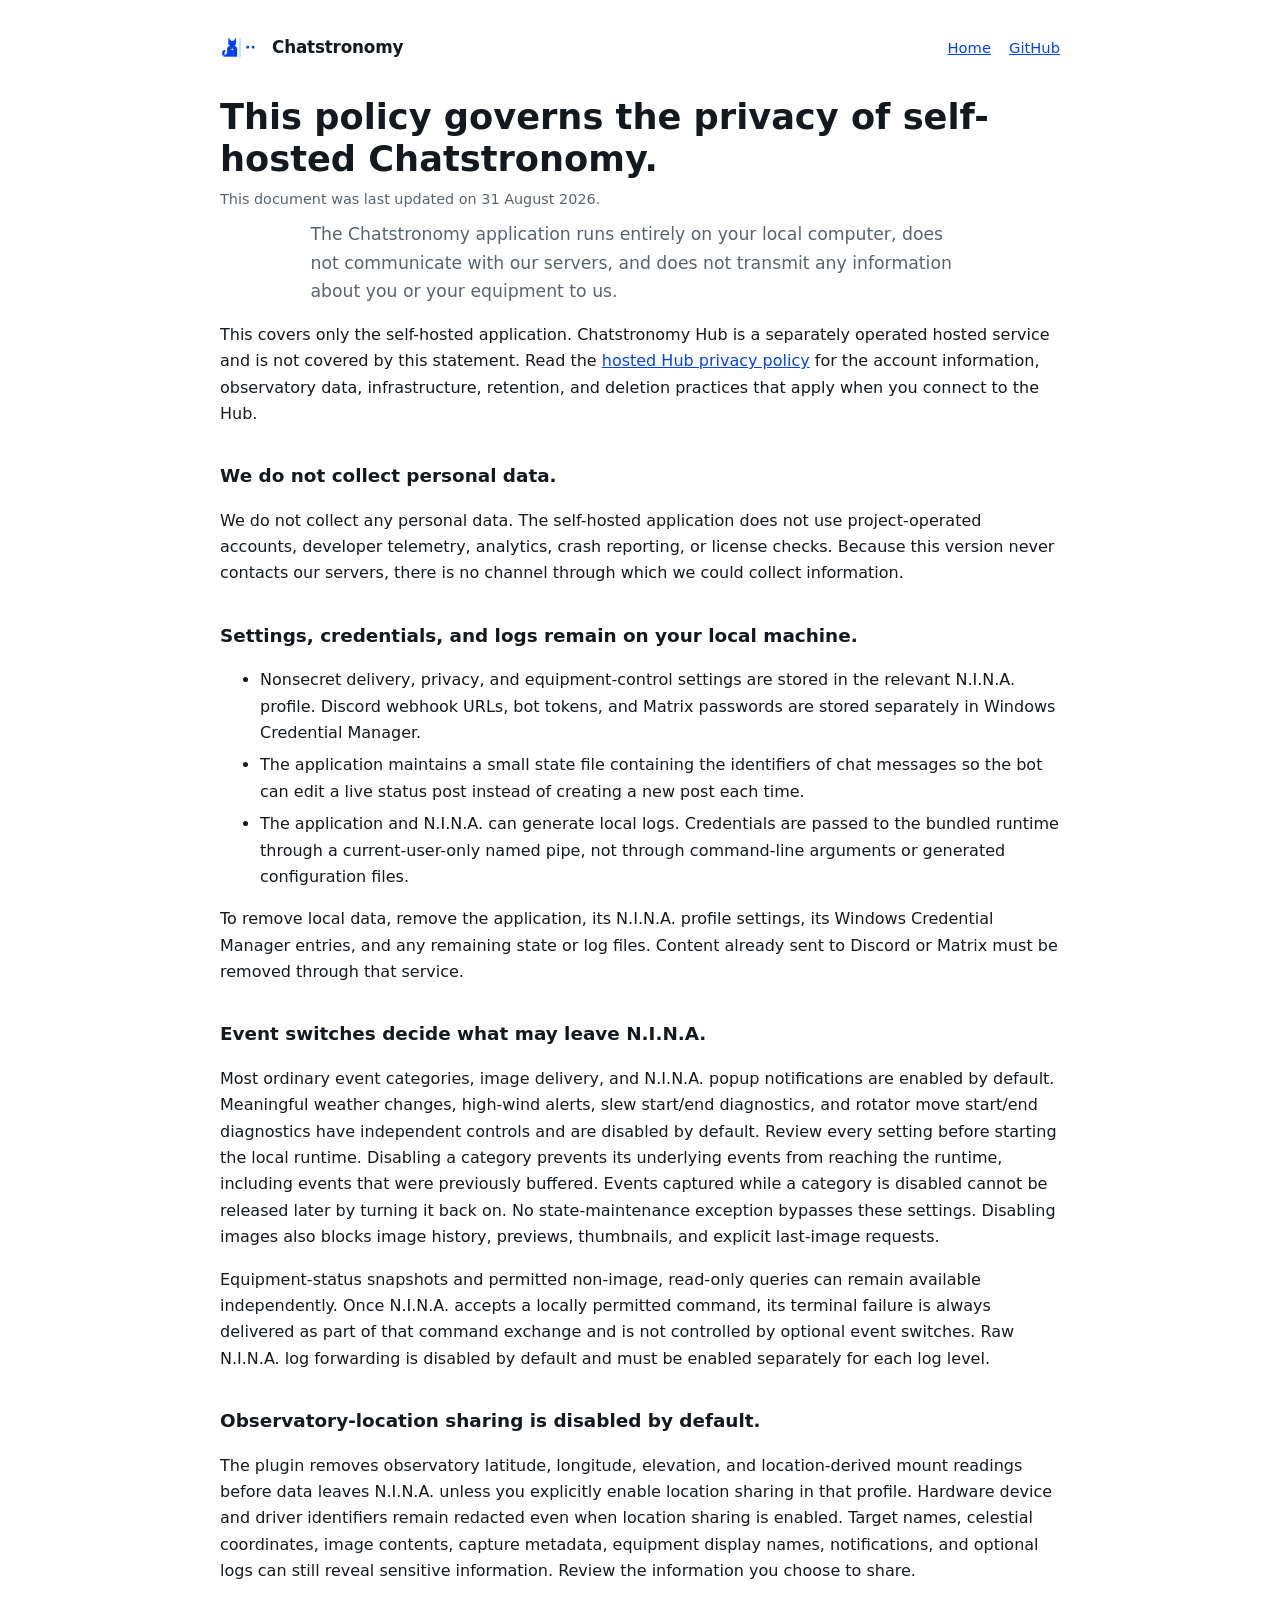
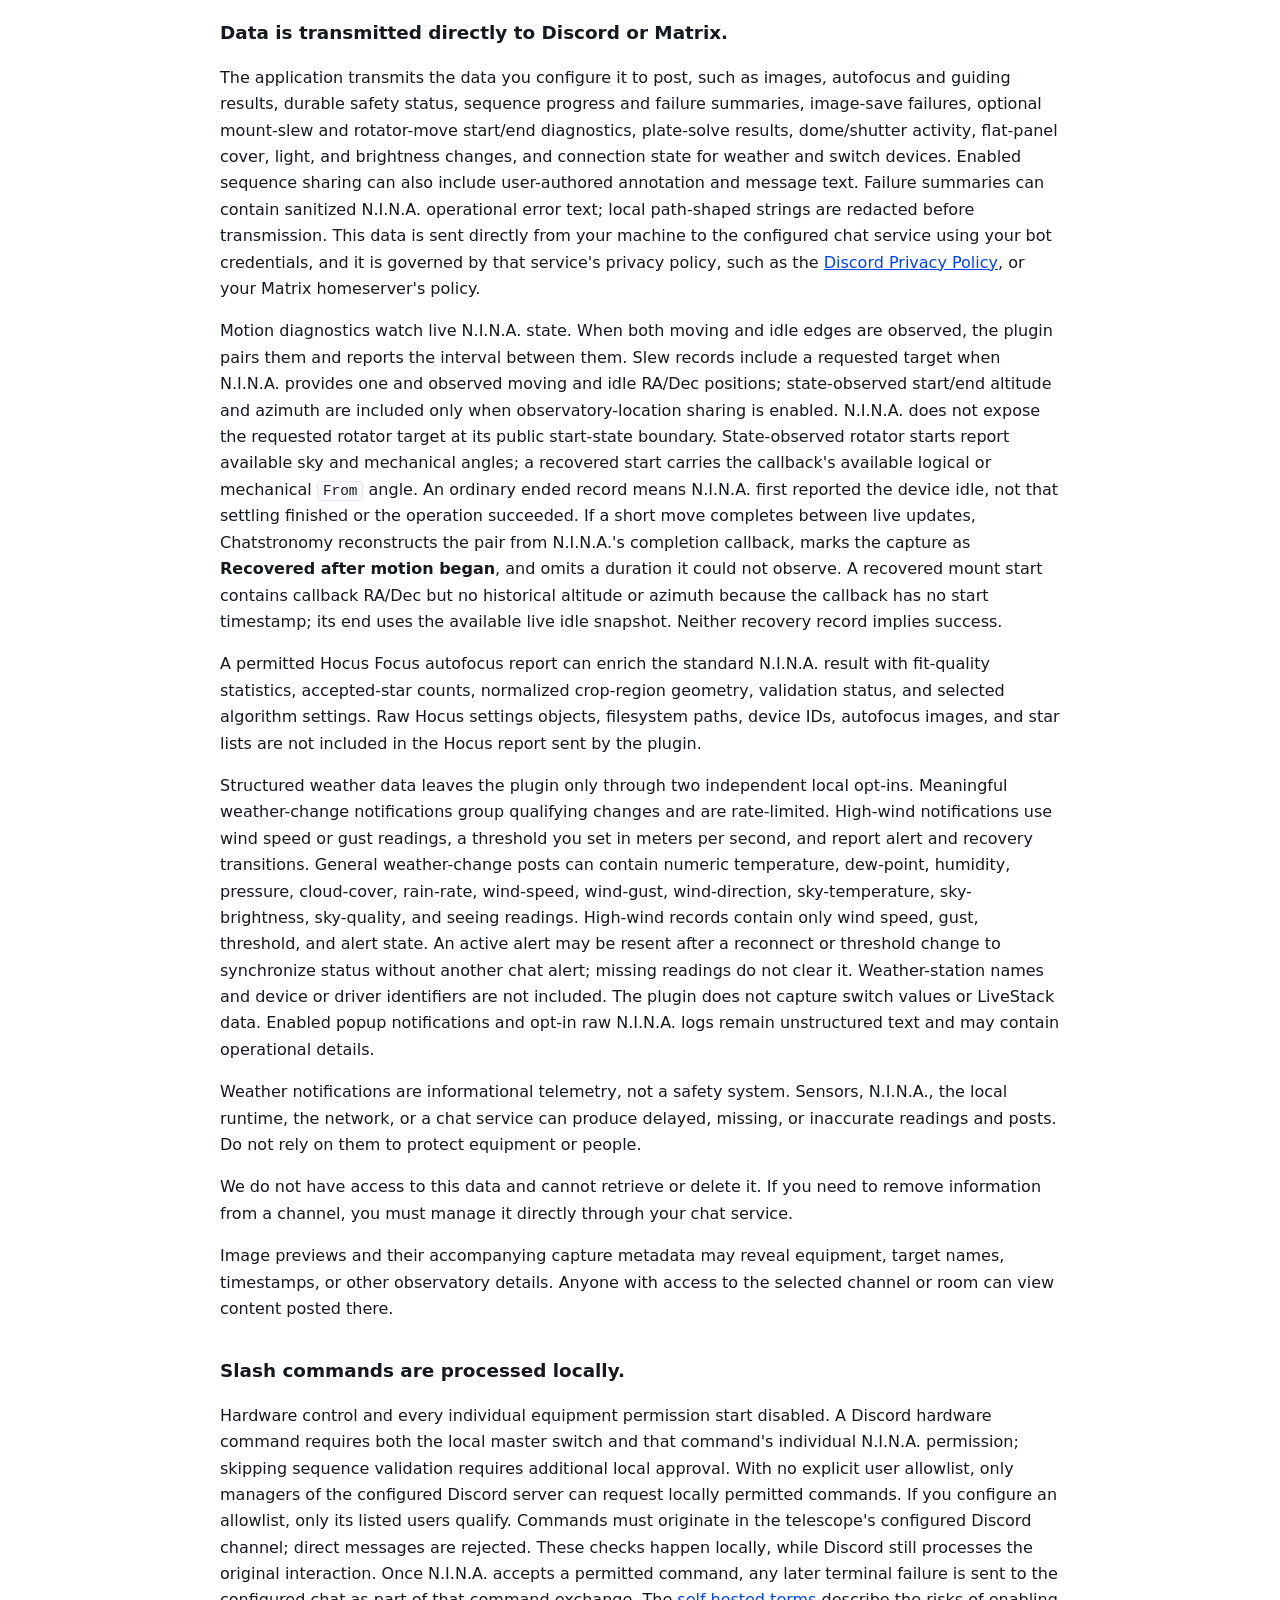
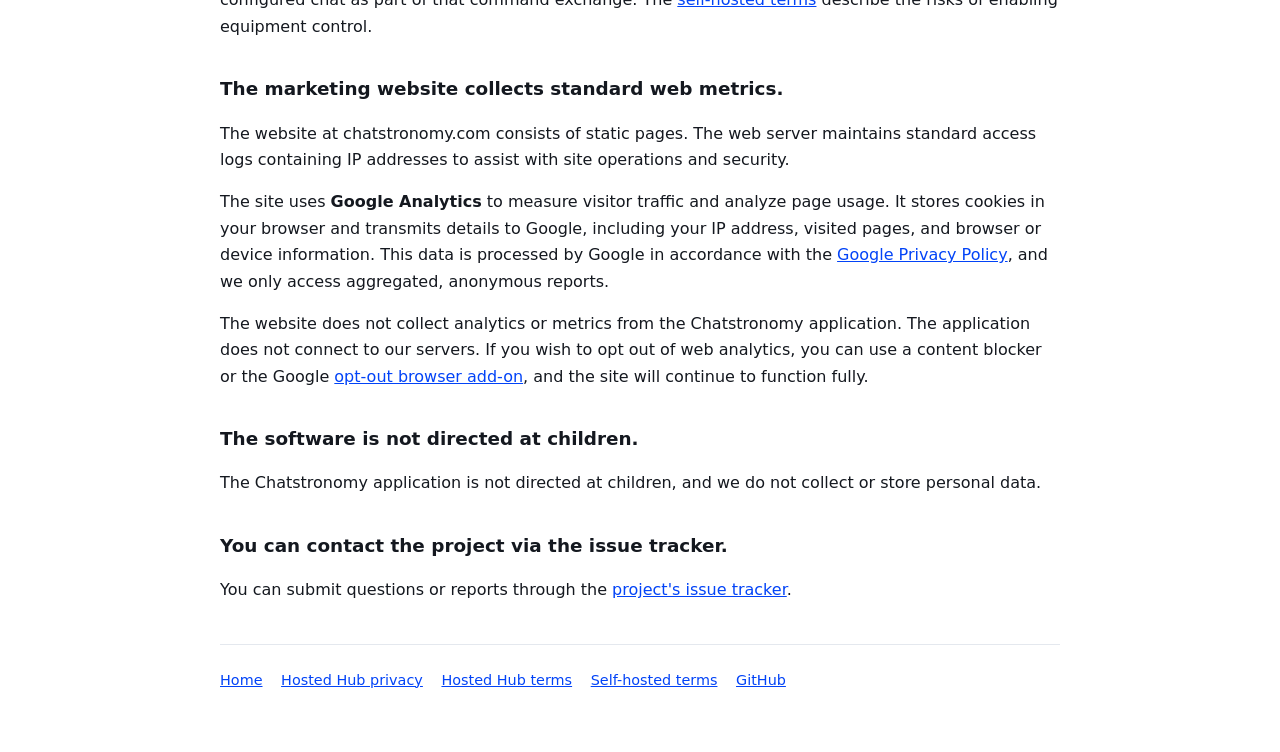
<file: privacy.html>
<!doctype html>
<html lang="en">
<head>
<meta charset="utf-8">
<meta name="viewport" content="width=device-width, initial-scale=1">
<title>Self-hosted Privacy — Chatstronomy</title>
<meta name="description" content="This document is the privacy statement for self-hosted Chatstronomy. The application runs on your own machine and sends us no information about you or your equipment.">
<link rel="stylesheet" href="/assets/style.css">
<link rel="icon" href="/assets/favicon.ico" sizes="any">
<!-- Google tag (gtag.js) -->
<script async src="https://www.googletagmanager.com/gtag/js?id=G-2J8D9J19WL"></script>
<script>
  window.dataLayer = window.dataLayer || [];
  function gtag(){dataLayer.push(arguments);}
  gtag('js', new Date());

  gtag('config', 'G-2J8D9J19WL');
</script>
</head>
<body>
<div class="wrap">

  <div class="site-head">
    <img src="/assets/logo.png" alt="">
    <span class="brand"><a href="/">Chatstronomy</a></span>
    <nav><a href="/">Home</a><a href="https://github.com/theatrus/chatstronomy">GitHub</a></nav>
  </div>

  <h1>This policy governs the privacy of self-hosted Chatstronomy.</h1>
  <p class="updated">This document was last updated on 31 August 2026.</p>

  <p class="lede">
    The Chatstronomy application runs entirely on your local computer, does not communicate with our servers, and does not transmit any information about you or your equipment to us.
  </p>
  <p>
    This covers only the self-hosted application. Chatstronomy Hub is a
    separately operated hosted service and is not covered by this statement.
    Read the <a href="/hub-privacy.html">hosted Hub privacy policy</a> for the
    account information, observatory data, infrastructure, retention, and
    deletion practices that apply when you connect to the Hub.
  </p>

  <h2>We do not collect personal data.</h2>
  <p>
    We do not collect any personal data. The self-hosted application does not
    use project-operated accounts, developer telemetry, analytics, crash
    reporting, or license checks. Because this version never contacts our
    servers, there is no channel through which we could collect information.
  </p>

  <h2>Settings, credentials, and logs remain on your local machine.</h2>
  <ul>
    <li>
      Nonsecret delivery, privacy, and equipment-control settings are stored in
      the relevant N.I.N.A. profile. Discord webhook URLs, bot tokens, and
      Matrix passwords are stored separately in Windows Credential Manager.
    </li>
    <li>
      The application maintains a small state file containing the identifiers of chat messages so the bot can edit a live status post instead of creating a new post each time.
    </li>
    <li>
      The application and N.I.N.A. can generate local logs. Credentials are
      passed to the bundled runtime through a current-user-only named pipe,
      not through command-line arguments or generated configuration files.
    </li>
  </ul>
  <p>
    To remove local data, remove the application, its N.I.N.A. profile settings,
    its Windows Credential Manager entries, and any remaining state or log
    files. Content already sent to Discord or Matrix must be removed through
    that service.
  </p>

  <h2>Event switches decide what may leave N.I.N.A.</h2>
  <p>
    Most ordinary event categories, image delivery, and N.I.N.A. popup
    notifications are enabled by default. Meaningful weather changes, high-wind
    alerts, slew start/end diagnostics, and rotator move start/end diagnostics
    have independent controls and are disabled by default. Review every setting
    before starting the local runtime. Disabling a category
    prevents its underlying events from reaching the runtime, including events
    that were previously buffered. Events captured while a category is disabled
    cannot be released later by turning it back on. No state-maintenance
    exception bypasses these settings. Disabling images also blocks image
    history, previews, thumbnails, and explicit last-image requests.
  </p>
  <p>
    Equipment-status snapshots and permitted non-image, read-only queries can
    remain available independently. Once N.I.N.A. accepts a locally permitted
    command, its terminal failure is always delivered as part of that command
    exchange and is not controlled by optional event switches. Raw N.I.N.A. log
    forwarding is disabled by default and must be enabled separately for each
    log level.
  </p>

  <h2>Observatory-location sharing is disabled by default.</h2>
  <p>
    The plugin removes observatory latitude, longitude, elevation, and
    location-derived mount readings before data leaves N.I.N.A. unless you
    explicitly enable location sharing in that profile. Hardware device and
    driver identifiers remain redacted even when location sharing is enabled.
    Target names, celestial coordinates, image contents, capture metadata,
    equipment display names, notifications, and optional logs can still reveal
    sensitive information. Review the information you choose to share.
  </p>

  <h2>Data is transmitted directly to Discord or Matrix.</h2>
  <p>
    The application transmits the data you configure it to post, such as images,
    autofocus and guiding results, durable safety status, sequence progress and
    failure summaries, image-save failures, optional mount-slew and rotator-move
    start/end diagnostics, plate-solve results, dome/shutter activity,
    flat-panel cover, light, and brightness changes, and connection state for
    weather and switch devices. Enabled sequence sharing
    can also include user-authored annotation and message text. Failure
    summaries can contain sanitized N.I.N.A. operational error text; local
    path-shaped strings are redacted before transmission. This data is sent
    directly from your
    machine to the configured chat service using your bot credentials, and it is
    governed by that service's privacy policy, such as the
    <a href="https://discord.com/privacy">Discord Privacy Policy</a>, or your
    Matrix homeserver's policy.
  </p>
  <p>
    Motion diagnostics watch live N.I.N.A. state. When both moving and idle
    edges are observed, the plugin pairs them and reports the interval between
    them. Slew records include a requested target when N.I.N.A. provides one and
    observed moving and idle RA/Dec positions; state-observed start/end altitude
    and azimuth are included only when observatory-location sharing is enabled. N.I.N.A. does
    not expose the requested rotator target at its public start-state boundary.
    State-observed rotator starts report available sky and mechanical angles; a
    recovered start carries the callback's available logical or mechanical
    <code>From</code> angle. An ordinary
    ended record means N.I.N.A. first reported the device idle, not that settling
    finished or the operation succeeded. If a short move completes between live
    updates, Chatstronomy reconstructs the pair from N.I.N.A.'s completion
    callback, marks the capture as <strong>Recovered after motion began</strong>,
    and omits a duration it could not observe. A recovered mount start contains
    callback RA/Dec but no historical altitude or azimuth because the callback
    has no start timestamp; its end uses the available live idle snapshot.
    Neither recovery record implies success.
  </p>
  <p>
    A permitted Hocus Focus autofocus report can enrich the standard N.I.N.A.
    result with fit-quality statistics, accepted-star counts, normalized
    crop-region geometry, validation status, and selected algorithm settings.
    Raw Hocus settings objects, filesystem paths, device IDs, autofocus images,
    and star lists are not included in the Hocus report sent by the plugin.
  </p>
  <p>
    Structured weather data leaves the plugin only through two independent
    local opt-ins. Meaningful weather-change notifications group qualifying
    changes and are rate-limited. High-wind notifications use wind speed or
    gust readings, a threshold you set in meters per second, and report alert
    and recovery transitions. General weather-change posts can contain numeric
    temperature, dew-point, humidity, pressure, cloud-cover, rain-rate,
    wind-speed, wind-gust, wind-direction, sky-temperature, sky-brightness,
    sky-quality, and seeing readings. High-wind records contain only wind speed,
    gust, threshold, and alert state. An active alert may be resent after a
    reconnect or threshold change to synchronize status without another chat
    alert; missing readings do not clear it. Weather-station names and device or
    driver identifiers are not included. The plugin does not capture
    switch values or LiveStack data. Enabled popup notifications and opt-in raw
    N.I.N.A. logs remain unstructured text and may contain operational details.
  </p>
  <p>
    Weather notifications are informational telemetry, not a safety system.
    Sensors, N.I.N.A., the local runtime, the network, or a chat service can
    produce delayed, missing, or inaccurate readings and posts. Do not rely on
    them to protect equipment or people.
  </p>
  <p>
    We do not have access to this data and cannot retrieve or delete it. If you need to remove information from a channel, you must manage it directly through your chat service.
  </p>
  <p>
    Image previews and their accompanying capture metadata may reveal equipment,
    target names, timestamps, or other observatory details. Anyone with access
    to the selected channel or room can view content posted there.
  </p>

  <h2>Slash commands are processed locally.</h2>
  <p>
    Hardware control and every individual equipment permission start disabled.
    A Discord hardware command requires both the local master switch and that
    command's individual N.I.N.A. permission; skipping sequence validation
    requires additional local approval. With no explicit user allowlist, only
    managers of the configured Discord server can request locally permitted
    commands. If you configure an allowlist, only its listed users qualify.
    Commands must originate in the telescope's configured Discord channel;
    direct messages are rejected. These checks happen locally, while Discord
    still processes the original interaction. Once N.I.N.A. accepts a permitted
    command, any later terminal failure is sent to the configured chat as part
    of that command exchange. The
    <a href="/terms.html">self-hosted terms</a> describe the risks of enabling
    equipment control.
  </p>

  <h2 id="website-analytics">The marketing website collects standard web metrics.</h2>
  <p>
    The website at chatstronomy.com consists of static pages. The web server maintains standard access logs containing IP addresses to assist with site operations and security.
  </p>
  <p>
    The site uses <strong>Google Analytics</strong> to measure visitor traffic and analyze page usage. It stores cookies in your browser and transmits details to Google, including your IP address, visited pages, and browser or device information. This data is processed by Google in accordance with the
    <a href="https://policies.google.com/privacy">Google Privacy Policy</a>, and we only access aggregated, anonymous reports.
  </p>
  <p>
    The website does not collect analytics or metrics from the Chatstronomy application. The application does not connect to our servers. If you wish to opt out of web analytics, you can use a content blocker or the Google
    <a href="https://tools.google.com/dlpage/gaoptout">opt-out browser add-on</a>, and the site will continue to function fully.
  </p>

  <h2>The software is not directed at children.</h2>
  <p>
    The Chatstronomy application is not directed at children, and we do not collect or store personal data.
  </p>

  <h2>You can contact the project via the issue tracker.</h2>
  <p>
    You can submit questions or reports through the <a href="https://github.com/theatrus/chatstronomy/issues">project's issue tracker</a>.
  </p>

  <footer>
    <a href="/">Home</a>
    <a href="/hub-privacy.html">Hosted Hub privacy</a>
    <a href="/hub-terms.html">Hosted Hub terms</a>
    <a href="/terms.html">Self-hosted terms</a>
    <a href="https://github.com/theatrus/chatstronomy">GitHub</a>
  </footer>

</div>
</body>
</html>
</file>
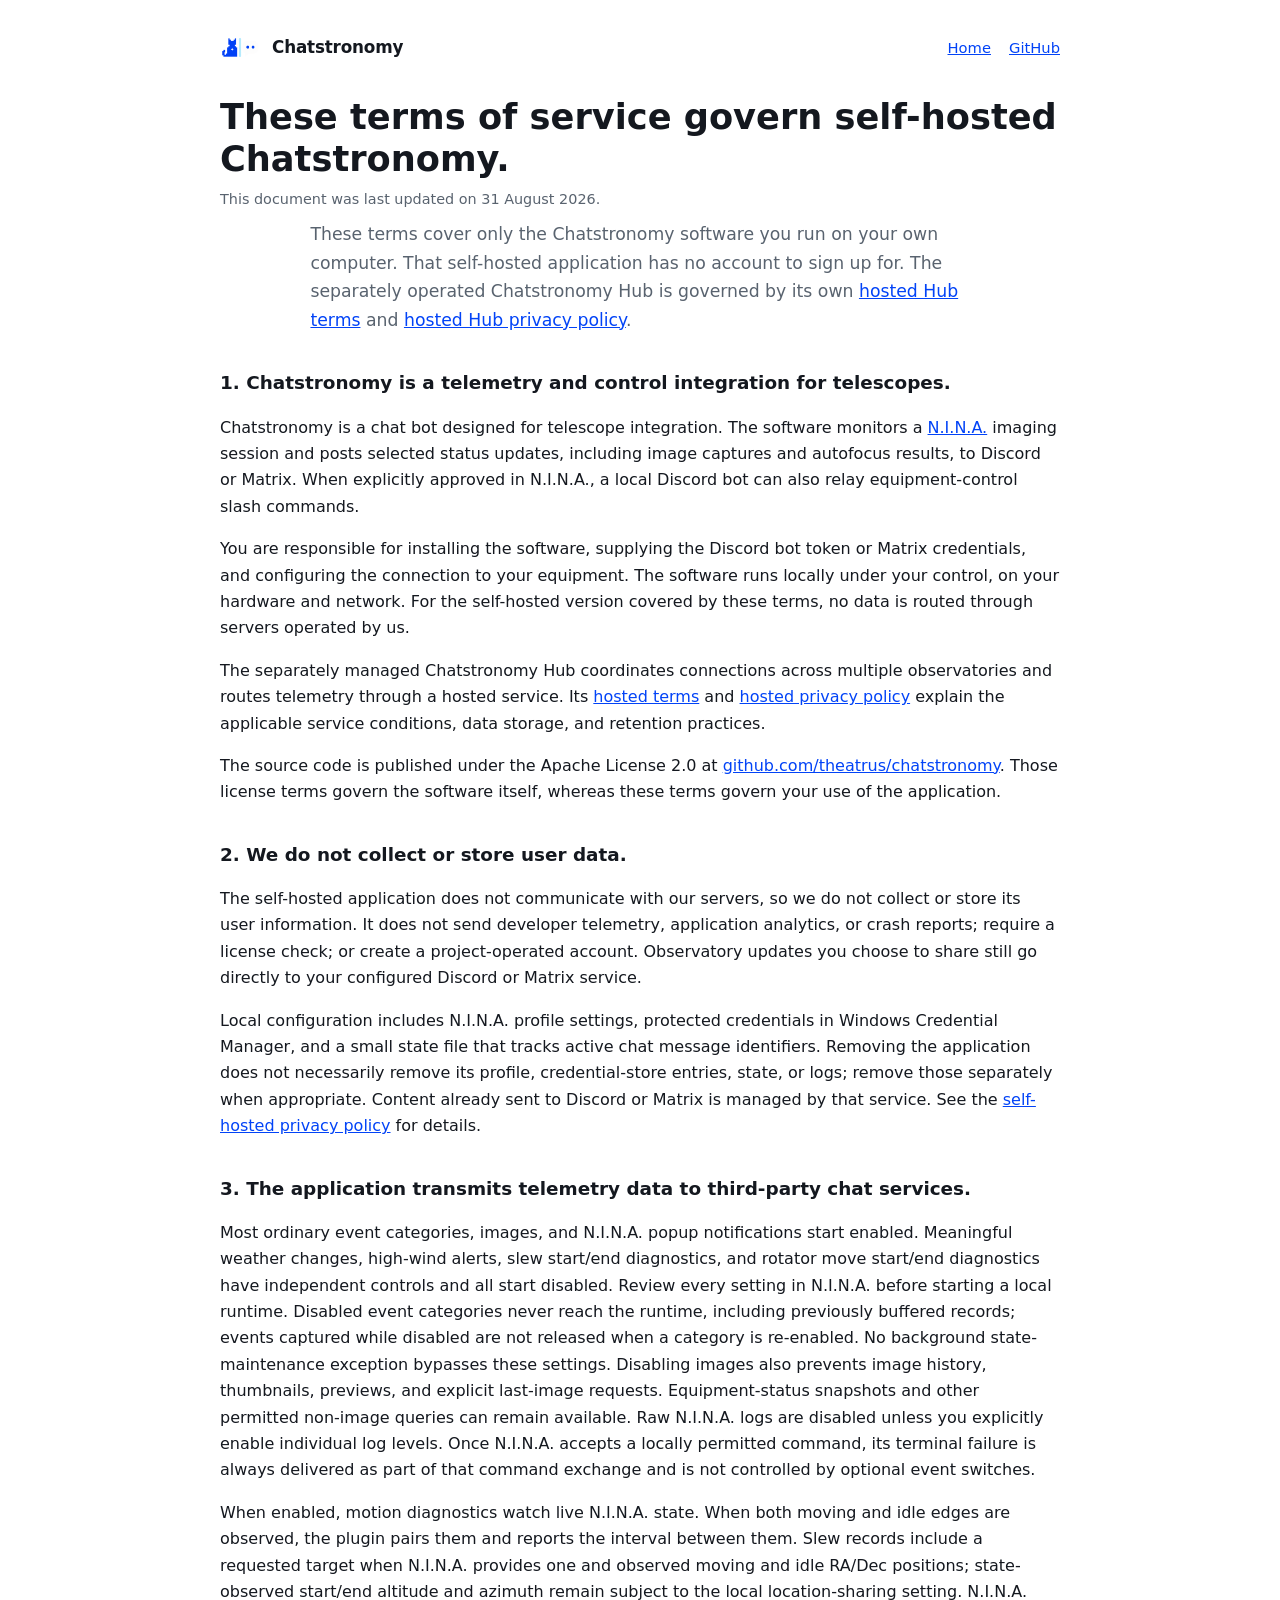
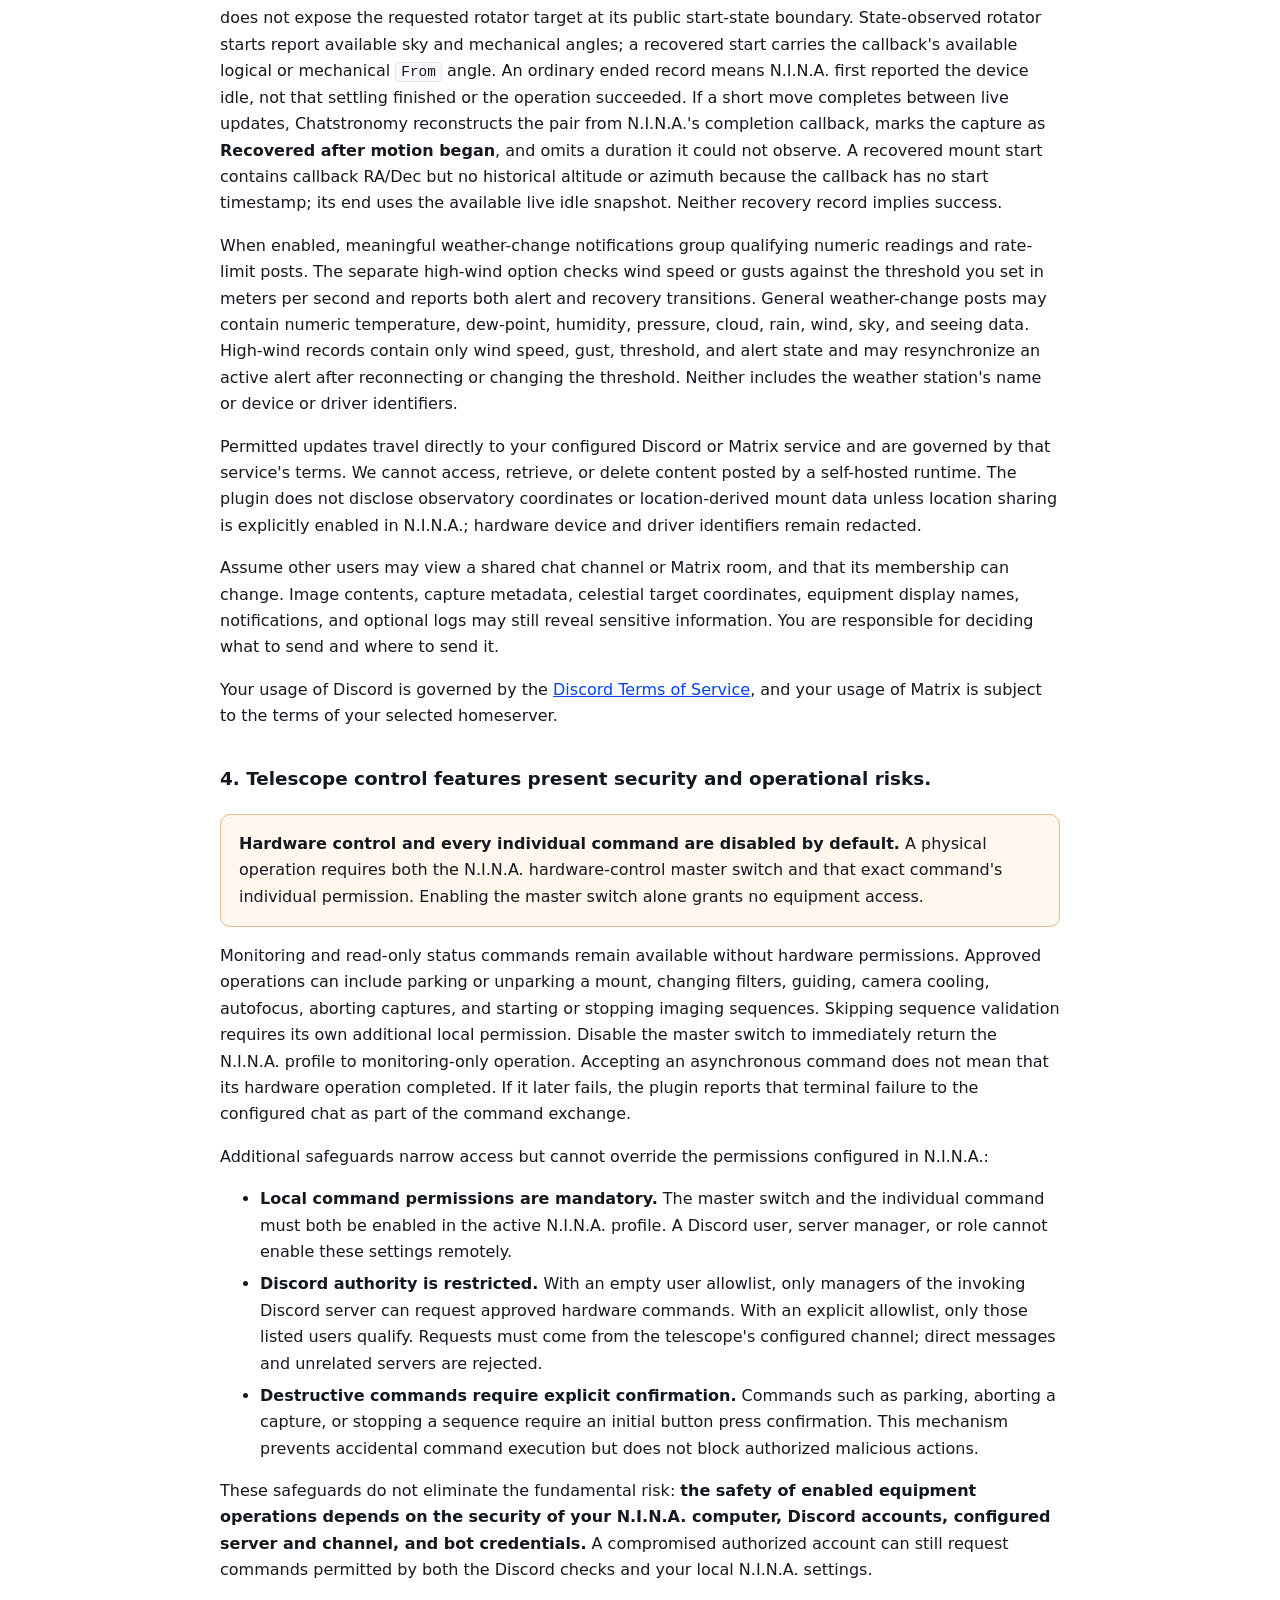
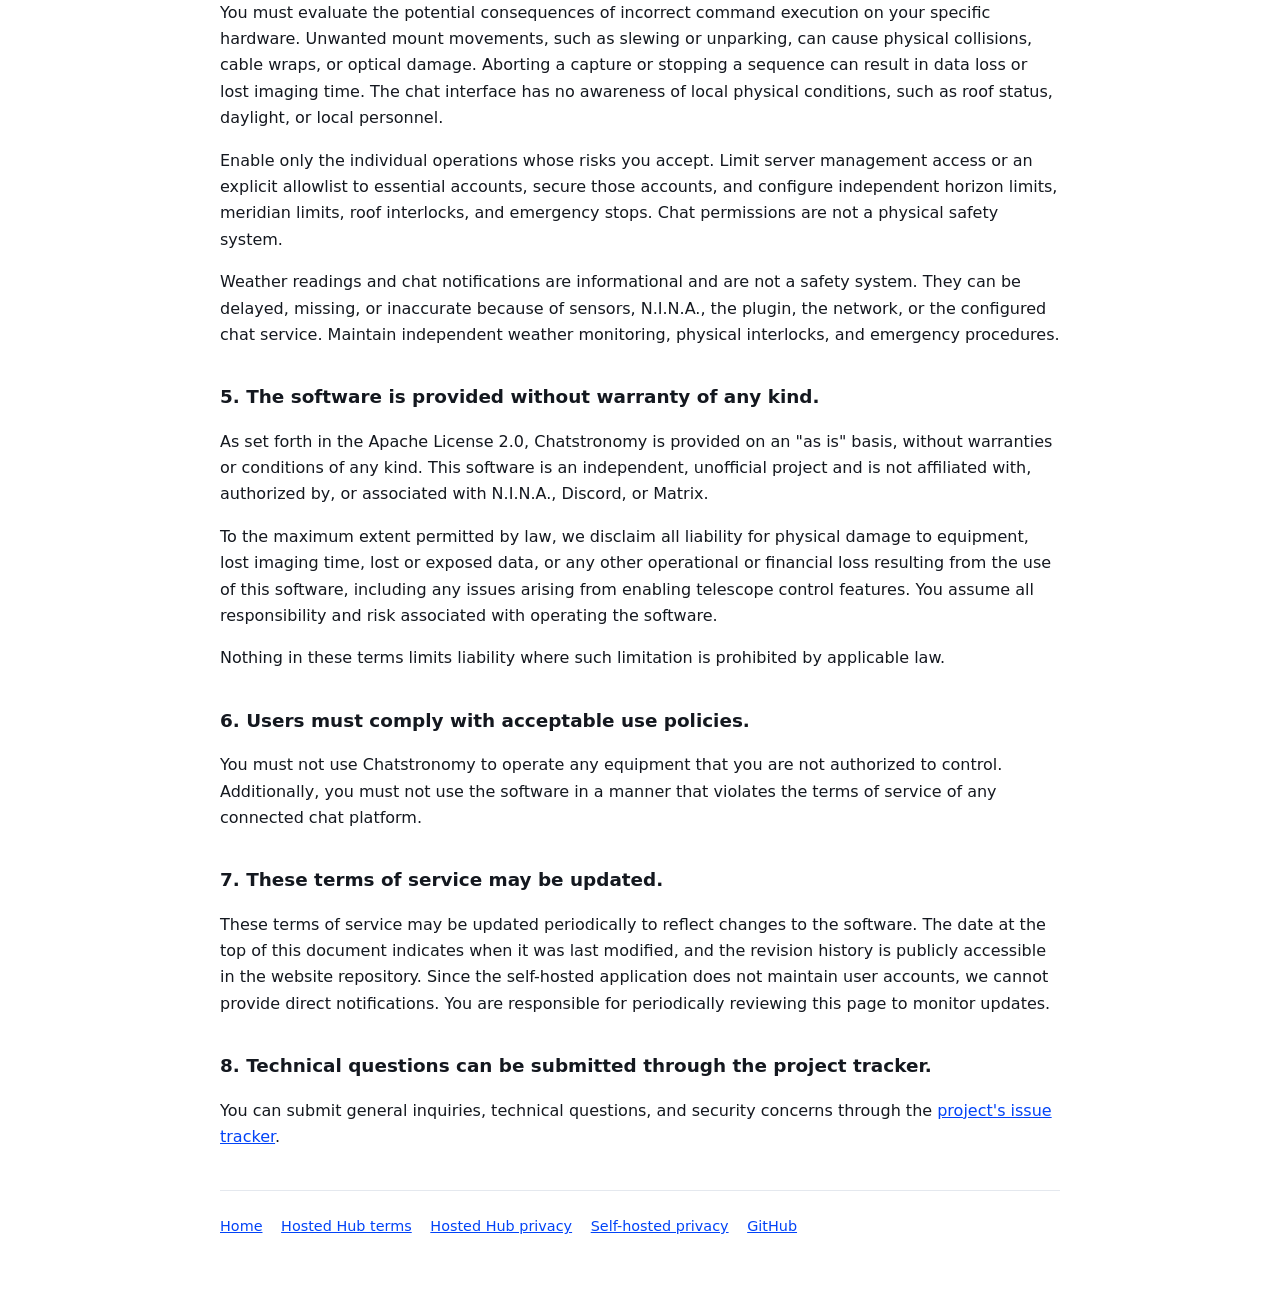
<file: terms.html>
<!doctype html>
<html lang="en">
<head>
<meta charset="utf-8">
<meta name="viewport" content="width=device-width, initial-scale=1">
<title>Self-hosted Terms of Service — Chatstronomy</title>
<meta name="description" content="This document contains the terms of service for self-hosted Chatstronomy. The software runs on your own machine and does not use accounts. You must evaluate the security risks before enabling slash commands to control your telescope.">
<link rel="stylesheet" href="/assets/style.css">
<link rel="icon" href="/assets/favicon.ico" sizes="any">
<!-- Google tag (gtag.js) -->
<script async src="https://www.googletagmanager.com/gtag/js?id=G-2J8D9J19WL"></script>
<script>
  window.dataLayer = window.dataLayer || [];
  function gtag(){dataLayer.push(arguments);}
  gtag('js', new Date());

  gtag('config', 'G-2J8D9J19WL');
</script>
</head>
<body>
<div class="wrap">

  <div class="site-head">
    <img src="/assets/logo.png" alt="">
    <span class="brand"><a href="/">Chatstronomy</a></span>
    <nav><a href="/">Home</a><a href="https://github.com/theatrus/chatstronomy">GitHub</a></nav>
  </div>

  <h1>These terms of service govern self-hosted Chatstronomy.</h1>
  <p class="updated">This document was last updated on 31 August 2026.</p>

  <p class="lede">
    These terms cover only the Chatstronomy software you run on your own
    computer. That self-hosted application has no account to sign up for. The
    separately operated Chatstronomy Hub is governed by its own
    <a href="/hub-terms.html">hosted Hub terms</a> and
    <a href="/hub-privacy.html">hosted Hub privacy policy</a>.
  </p>

  <h2>1. Chatstronomy is a telemetry and control integration for telescopes.</h2>
  <p>
    Chatstronomy is a chat bot designed for telescope integration. The software monitors a
    <a href="https://nighttime-imaging.eu/">N.I.N.A.</a> imaging session and
    posts selected status updates, including image captures and autofocus
    results, to Discord or Matrix. When explicitly approved in N.I.N.A., a
    local Discord bot can also relay equipment-control slash commands.
  </p>
  <p>
    You are responsible for installing the software, supplying the Discord bot token or Matrix credentials, and configuring the connection to your equipment. The software runs locally under your control, on your hardware and network. For the self-hosted version covered by these terms, no data is routed through servers operated by us.
  </p>
  <p>
    The separately managed Chatstronomy Hub coordinates connections across
    multiple observatories and routes telemetry through a hosted service.
    Its <a href="/hub-terms.html">hosted terms</a> and
    <a href="/hub-privacy.html">hosted privacy policy</a> explain the
    applicable service conditions, data storage, and retention practices.
  </p>
  <p>
    The source code is published under the Apache License 2.0 at
    <a href="https://github.com/theatrus/chatstronomy">github.com/theatrus/chatstronomy</a>.
    Those license terms govern the software itself, whereas these terms govern your use of the application.
  </p>

  <h2>2. We do not collect or store user data.</h2>
  <p>
    The self-hosted application does not communicate with our servers, so we
    do not collect or store its user information. It does not send developer
    telemetry, application analytics, or crash reports; require a license
    check; or create a project-operated account. Observatory updates you choose
    to share still go directly to your configured Discord or Matrix service.
  </p>
  <p>
    Local configuration includes N.I.N.A. profile settings, protected credentials
    in Windows Credential Manager, and a small state file that tracks active
    chat message identifiers. Removing the application does not necessarily
    remove its profile, credential-store entries, state, or logs; remove those
    separately when appropriate. Content already sent to Discord or Matrix is
    managed by that service. See the <a href="/privacy.html">self-hosted
    privacy policy</a> for details.
  </p>

  <h2>3. The application transmits telemetry data to third-party chat services.</h2>
  <p>
    Most ordinary event categories, images, and N.I.N.A. popup notifications
    start enabled. Meaningful weather changes, high-wind alerts, slew start/end
    diagnostics, and rotator move start/end diagnostics have independent
    controls and all start disabled. Review every setting in N.I.N.A. before
    starting a local runtime. Disabled event categories never
    reach the runtime, including previously buffered records; events captured
    while disabled are not released when a category is re-enabled. No background
    state-maintenance exception bypasses these settings. Disabling images also
    prevents image history, thumbnails, previews, and explicit last-image
    requests. Equipment-status snapshots and other permitted non-image queries
    can remain available. Raw N.I.N.A. logs are disabled unless you explicitly
    enable individual log levels. Once N.I.N.A. accepts a locally permitted
    command, its terminal failure is always delivered as part of that command
    exchange and is not controlled by optional event switches.
  </p>
  <p>
    When enabled, motion diagnostics watch live N.I.N.A. state. When both moving
    and idle edges are observed, the plugin pairs them and reports the interval
    between them. Slew records include a requested target when N.I.N.A. provides
    one and observed moving and idle RA/Dec positions; state-observed start/end
    altitude and azimuth remain subject to the local location-sharing setting. N.I.N.A. does
    not expose the requested rotator target at its public start-state boundary.
    State-observed rotator starts report available sky and mechanical angles; a
    recovered start carries the callback's available logical or mechanical
    <code>From</code> angle. An ordinary
    ended record means N.I.N.A. first reported the device idle, not that settling
    finished or the operation succeeded. If a short move completes between live
    updates, Chatstronomy reconstructs the pair from N.I.N.A.'s completion
    callback, marks the capture as <strong>Recovered after motion began</strong>,
    and omits a duration it could not observe. A recovered mount start contains
    callback RA/Dec but no historical altitude or azimuth because the callback
    has no start timestamp; its end uses the available live idle snapshot.
    Neither recovery record implies success.
  </p>
  <p>
    When enabled, meaningful weather-change notifications group qualifying
    numeric readings and rate-limit posts. The separate high-wind option checks
    wind speed or gusts against the threshold you set in meters per second
    and reports both alert and recovery transitions. General weather-change
    posts may contain numeric temperature, dew-point, humidity, pressure,
    cloud, rain, wind, sky, and seeing data. High-wind records contain only
    wind speed, gust, threshold, and alert state and may resynchronize an active
    alert after reconnecting or changing the threshold. Neither includes the
    weather station's name or device or driver identifiers.
  </p>
  <p>
    Permitted updates travel directly to your configured Discord or Matrix
    service and are governed by that service's terms. We cannot access,
    retrieve, or delete content posted by a self-hosted runtime. The plugin does
    not disclose observatory coordinates or location-derived mount data unless
    location sharing is explicitly enabled in N.I.N.A.; hardware device and
    driver identifiers remain redacted.
  </p>
  <p>
    Assume other users may view a shared chat channel or Matrix room, and that
    its membership can change. Image contents, capture metadata, celestial
    target coordinates, equipment display names, notifications, and optional
    logs may still reveal sensitive information. You are responsible for
    deciding what to send and where to send it.
  </p>
  <p>
    Your usage of Discord is governed by the
    <a href="https://discord.com/terms">Discord Terms of Service</a>, and your usage of Matrix is subject to the terms of your selected homeserver.
  </p>

  <h2>4. Telescope control features present security and operational risks.</h2>

  <div class="callout">
    <p>
      <strong>Hardware control and every individual command are disabled by
      default.</strong> A physical operation requires both the N.I.N.A.
      hardware-control master switch and that exact command's individual
      permission. Enabling the master switch alone grants no equipment access.
    </p>
  </div>

  <p>
    Monitoring and read-only status commands remain available without hardware
    permissions. Approved operations can include parking or unparking a mount,
    changing filters, guiding, camera cooling, autofocus, aborting captures,
    and starting or stopping imaging sequences. Skipping sequence validation
    requires its own additional local permission. Disable the master switch to
    immediately return the N.I.N.A. profile to monitoring-only operation.
    Accepting an asynchronous command does not mean that its hardware operation
    completed. If it later fails, the plugin reports that terminal failure to
    the configured chat as part of the command exchange.
  </p>
  <p>
    Additional safeguards narrow access but cannot override the permissions
    configured in N.I.N.A.:
  </p>
  <ul>
    <li>
      <strong>Local command permissions are mandatory.</strong> The master
      switch and the individual command must both be enabled in the active
      N.I.N.A. profile. A Discord user, server manager, or role cannot enable
      these settings remotely.
    </li>
    <li>
      <strong>Discord authority is restricted.</strong> With an empty user
      allowlist, only managers of the invoking Discord server can request
      approved hardware commands. With an explicit allowlist, only those
      listed users qualify. Requests must come from the telescope's configured
      channel; direct messages and unrelated servers are rejected.
    </li>
    <li>
      <strong>Destructive commands require explicit confirmation.</strong> Commands such as parking, aborting a capture, or stopping a sequence require an initial button press confirmation. This mechanism prevents accidental command execution but does not block authorized malicious actions.
    </li>
  </ul>
  <p>
    These safeguards do not eliminate the fundamental risk:
    <strong>the safety of enabled equipment operations depends on the security
    of your N.I.N.A. computer, Discord accounts, configured server and channel,
    and bot credentials.</strong> A compromised authorized account can still
    request commands permitted by both the Discord checks and your local
    N.I.N.A. settings.
  </p>
  <p>
    You must evaluate the potential consequences of incorrect command execution on your specific hardware. Unwanted mount movements, such as slewing or unparking, can cause physical collisions, cable wraps, or optical damage. Aborting a capture or stopping a sequence can result in data loss or lost imaging time. The chat interface has no awareness of local physical conditions, such as roof status, daylight, or local personnel.
  </p>
  <p>
    Enable only the individual operations whose risks you accept. Limit server
    management access or an explicit allowlist to essential accounts, secure
    those accounts, and configure independent horizon limits, meridian limits,
    roof interlocks, and emergency stops. Chat permissions are not a physical
    safety system.
  </p>
  <p>
    Weather readings and chat notifications are informational and are not a
    safety system. They can be delayed, missing, or inaccurate because of
    sensors, N.I.N.A., the plugin, the network, or the configured chat service.
    Maintain independent weather monitoring, physical interlocks, and emergency
    procedures.
  </p>

  <h2>5. The software is provided without warranty of any kind.</h2>
  <p>
    As set forth in the Apache License 2.0, Chatstronomy is provided on an "as is" basis, without warranties or conditions of any kind. This software is an independent, unofficial project and is not affiliated with, authorized by, or associated with N.I.N.A., Discord, or Matrix.
  </p>
  <p>
    To the maximum extent permitted by law, we disclaim all liability for physical damage to equipment, lost imaging time, lost or exposed data, or any other operational or financial loss resulting from the use of this software, including any issues arising from enabling telescope control features. You assume all responsibility and risk associated with operating the software.
  </p>
  <p>
    Nothing in these terms limits liability where such limitation is prohibited by applicable law.
  </p>

  <h2>6. Users must comply with acceptable use policies.</h2>
  <p>
    You must not use Chatstronomy to operate any equipment that you are not authorized to control. Additionally, you must not use the software in a manner that violates the terms of service of any connected chat platform.
  </p>

  <h2>7. These terms of service may be updated.</h2>
  <p>
    These terms of service may be updated periodically to reflect changes to the software. The date at the top of this document indicates when it was last modified, and the revision history is publicly accessible in the website repository. Since the self-hosted application does not maintain user accounts, we cannot provide direct notifications. You are responsible for periodically reviewing this page to monitor updates.
  </p>

  <h2>8. Technical questions can be submitted through the project tracker.</h2>
  <p>
    You can submit general inquiries, technical questions, and security concerns through the <a href="https://github.com/theatrus/chatstronomy/issues">project's issue tracker</a>.
  </p>

  <footer>
    <a href="/">Home</a>
    <a href="/hub-terms.html">Hosted Hub terms</a>
    <a href="/hub-privacy.html">Hosted Hub privacy</a>
    <a href="/privacy.html">Self-hosted privacy</a>
    <a href="https://github.com/theatrus/chatstronomy">GitHub</a>
  </footer>

</div>
</body>
</html>
</file>
<file: assets/style.css>
/* chatstronomy.com — shared styles. No build step; keep this readable.
   Brand blue is sampled from the logo artwork itself (#0243f7). */
:root {
  --bg: #ffffff; --fg: #14181f; --muted: #59636f; --line: #e4e8ee;
  --accent: #0243f7; --accent-fg: #ffffff; --card: #f6f8fb;
  --warn-bg: #fff6ed; --warn-line: #e8b98a; --pill: #eef2fe; --pill-fg: #0243f7;
}
@media (prefers-color-scheme: dark) {
  :root {
    --bg: #0d1017; --fg: #e7ecf2; --muted: #97a2b0; --line: #212734;
    --accent: #6b93ff; --accent-fg: #0a0f1c; --card: #141a25;
    --warn-bg: #2a1f14; --warn-line: #7a5a33; --pill: #16213f; --pill-fg: #9db8ff;
  }
}
* { box-sizing: border-box; }
body {
  margin: 0; background: var(--bg); color: var(--fg);
  font: 16px/1.65 system-ui, -apple-system, "Segoe UI", Roboto, Helvetica, Arial, sans-serif;
  -webkit-font-smoothing: antialiased;
}
img { max-width: 100%; height: auto; }
a { color: var(--accent); }
.wrap { max-width: 880px; margin: 0 auto; padding: 0 20px; }

/* header */
.site-head { display: flex; align-items: center; gap: 12px; padding: 28px 0 0; }
.site-head img { width: 40px; height: 40px; }
.site-head .brand { font-size: 1.05rem; font-weight: 700; letter-spacing: -0.01em; }
.site-head .brand a { color: inherit; text-decoration: none; }
.site-head nav { margin-left: auto; display: flex; gap: 18px; font-size: .92rem; }

/* hero */
.hero { text-align: center; padding: 44px 0 12px; }
.hero img.mark { width: 168px; height: 168px; }
.hero h1 { font-size: clamp(1.9rem, 5vw, 2.7rem); line-height: 1.15; margin: 18px 0 10px; letter-spacing: -0.02em; }
.tagline { color: var(--accent); font-weight: 600; letter-spacing: .02em; margin: 0 0 14px; }
.lede { color: var(--muted); font-size: 1.08rem; max-width: 60ch; margin: 0 auto; }
.cta { margin: 26px 0 6px; display: flex; gap: 12px; justify-content: center; flex-wrap: wrap; }
.btn {
  display: inline-block; padding: 11px 20px; border-radius: 8px; font-weight: 600;
  background: var(--accent); color: var(--accent-fg); text-decoration: none;
}
.btn.secondary { background: transparent; color: var(--fg); border: 1px solid var(--line); }
.note { color: var(--muted); font-size: .87rem; margin-top: 12px; }

/* sections */
section { padding: 34px 0; border-top: 1px solid var(--line); }
section > h2 { font-size: 1.3rem; margin: 0 0 6px; letter-spacing: -0.01em; }
section > p.sub { color: var(--muted); margin: 0 0 20px; max-width: 62ch; }
.grid { display: grid; gap: 16px; }
@media (min-width: 700px) { .grid.two { grid-template-columns: 1fr 1fr; } }
.card {
  background: var(--card); border: 1px solid var(--line);
  border-radius: 10px; padding: 16px 18px;
}
.card h3 { margin: 0 0 6px; font-size: 1rem; }
.card p { margin: 0; color: var(--muted); font-size: .95rem; }
.pill {
  display: inline-block; background: var(--pill); color: var(--pill-fg);
  border-radius: 999px; padding: 2px 10px; font-size: .74rem; font-weight: 700;
  letter-spacing: .06em; text-transform: uppercase; vertical-align: middle;
  margin-left: 8px;
}
figure { margin: 0; }
figure img { border: 1px solid var(--line); border-radius: 10px; display: block; }
figcaption { color: var(--muted); font-size: .88rem; margin-top: 8px; }
code {
  background: var(--card); border: 1px solid var(--line); border-radius: 4px;
  padding: 1px 5px; font-size: .9em;
}
ul.cmds { list-style: none; padding: 0; margin: 0; display: flex; flex-wrap: wrap; gap: 8px; }
ul.cmds li {
  background: var(--card); border: 1px solid var(--line); border-radius: 6px;
  padding: 4px 10px; font-size: .9em; font-family: ui-monospace, SFMono-Regular, Menlo, monospace;
}
.callout {
  background: var(--warn-bg); border: 1px solid var(--warn-line);
  border-radius: 10px; padding: 16px 18px; margin: 20px 0 0;
}
.callout p { margin: 0; }
.callout p + p { margin-top: 10px; }
.install {
  margin-top: 18px; padding: 16px 18px; border: 1px solid var(--line);
  border-radius: 10px;
}
.install h3 { margin: 0 0 8px; font-size: 1rem; }
.install ol { margin: 0; padding-left: 22px; }
.install code { overflow-wrap: anywhere; }
.install .note { margin-bottom: 0; }

/* pages (terms/privacy) */
header { padding: 48px 0 24px; border-bottom: 1px solid var(--line); }
header .brand { font-size: 1.15rem; font-weight: 700; }
header .brand a { color: inherit; text-decoration: none; }
h1 { font-size: clamp(1.6rem, 4vw, 2.2rem); line-height: 1.2; margin: 28px 0 8px; }
h2 { font-size: 1.15rem; margin: 34px 0 10px; }
.updated { color: var(--muted); font-size: .9rem; margin: 0 0 8px; }
li { margin: 6px 0; }

footer {
  margin-top: 40px; padding: 24px 0 60px; border-top: 1px solid var(--line);
  color: var(--muted); font-size: .9rem;
}
footer a { margin-right: 14px; }
</file>
<file: assets/home.css>
/* Homepage-only layout. Keep the shared policy-page styles unchanged. */
.home .wrap { max-width: 1160px; padding-inline: 28px; }
.home .site-head { padding: 24px 0; border-bottom: 1px solid var(--line); }
.home .site-head .brand { font-size: 1.15rem; }
.home .hero {
  display: grid; grid-template-columns: .9fr 1.1fr; align-items: center;
  gap: 44px; padding: 48px 0; text-align: left;
}
.home .hero h1 { font-size: clamp(2.4rem, 4.6vw, 3.8rem); margin: 12px 0 22px; }
.home .eyebrow { color: var(--accent); font-weight: 650; margin: 0; }
.home .lede { font-size: 1.125rem; margin: 0; max-width: 38ch; }
.home .cta { justify-content: flex-start; margin-top: 28px; }
.home .note { font-size: .875rem; }
.home section { padding: 40px 0; }
.home h2 { font-size: 1.5rem; line-height: 1.3; margin: 0 0 12px; }
.home section > p.sub { max-width: 68ch; }
.home .grid { gap: 28px; }
.home figcaption { font-size: .875rem; line-height: 1.5; }
.home .discord-crop { display: block; position: relative; overflow: hidden; background: #110d20; border-radius: 12px; }
.home .discord-crop img { max-width: none; height: auto; position: absolute; border: 0; border-radius: 0; }
/* An unaltered message view from the supplied 1668 × 1624 screenshot. */
.home .capture { aspect-ratio: 1240 / 1144; }
.home .capture img { width: 134.516129%; left: 0; top: 0; }
.home .focus-examples { align-items: center; }
.home .focus-examples > figure { min-width: 0; }
.home .focus-examples img { width: 100%; height: auto; }
.home .steps { display: grid; grid-template-columns: repeat(3, minmax(0, 1fr)); gap: 32px; list-style: none; padding: 0; counter-reset: setup; }
.home .steps li { counter-increment: setup; margin: 8px 0 0; }
.home .steps h3 { font-size: 1.05rem; margin: 0 0 10px; }
.home .steps h3::before { content: counter(setup) ". "; color: var(--accent); }
.home .steps p { margin: 0; color: var(--muted); }
.home .dev-repo { border-top: 1px solid var(--line); margin-top: 24px; padding-top: 18px; }
.home summary { cursor: pointer; font-weight: 600; }
.home .dev-repo code { overflow-wrap: anywhere; }
.home .dev-repo p { margin-bottom: 0; }
.home .cmds { margin: 24px 0; }
.home .commands > p:not(.sub) { max-width: 78ch; color: var(--muted); }
.home .choices p { color: var(--muted); }
.home footer { margin-top: 0; padding-bottom: 36px; }
.home footer p { margin-top: 0; }
.home footer a { display: inline-block; margin-bottom: 8px; }
.home a:focus-visible, .home summary:focus-visible { outline: 3px solid var(--accent); outline-offset: 4px; }
@media (max-width: 800px) {
  .home .hero { grid-template-columns: 1fr; gap: 28px; padding: 32px 0; }
  .home .hero-copy { max-width: 620px; }
  .home .hero h1 { max-width: 15ch; }
  .home .hero-shot { width: 100%; max-width: 600px; justify-self: center; }
  .home .lede { max-width: 48ch; }
  .home .steps { grid-template-columns: 1fr; gap: 20px; }
}
@media (max-width: 480px) {
  .home .wrap { padding-inline: 20px; }
  .home .site-head { flex-wrap: wrap; gap: 10px; }
  .home .site-head nav { width: 100%; margin-left: 50px; gap: 24px; }
  .home .hero h1 { font-size: 2.6rem; }
  .home .cta { flex-direction: column; align-items: stretch; text-align: center; }
  .home .cmds li { max-width: 100%; overflow-wrap: anywhere; }
}
</file>
